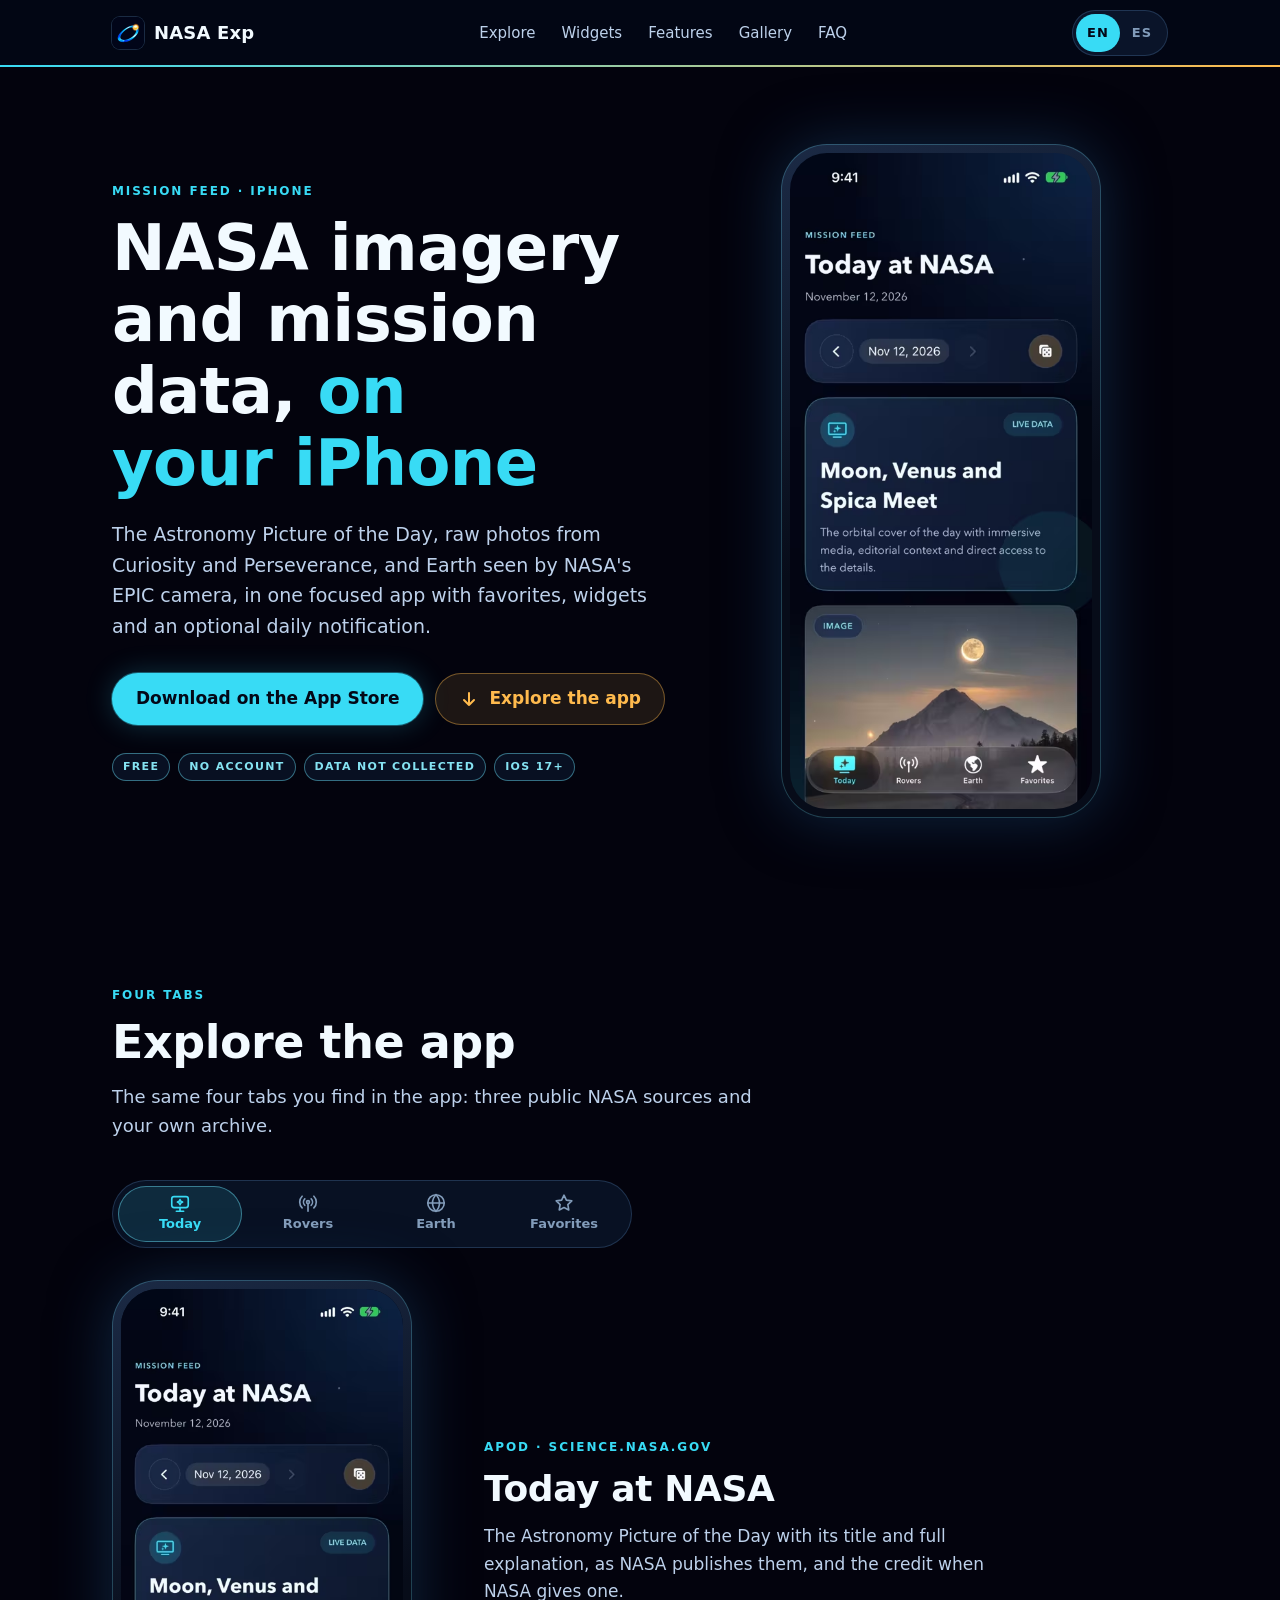
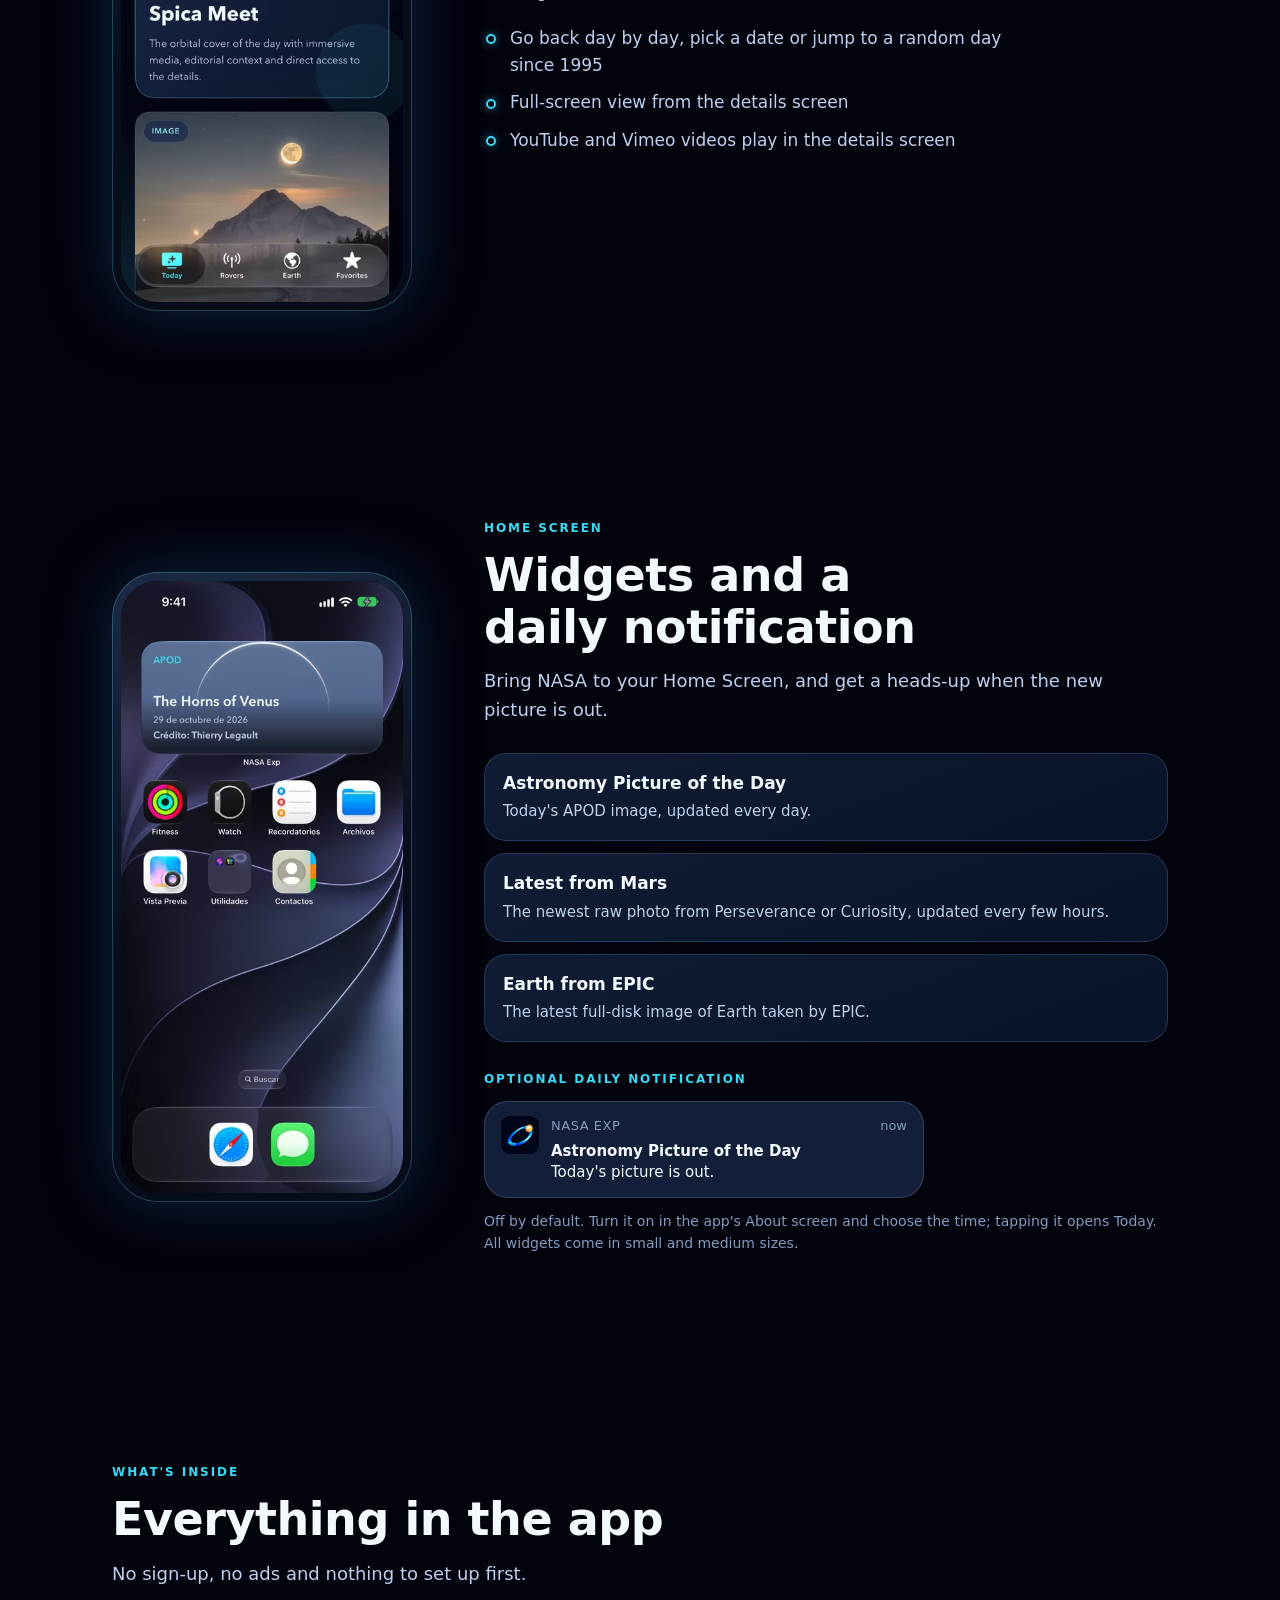
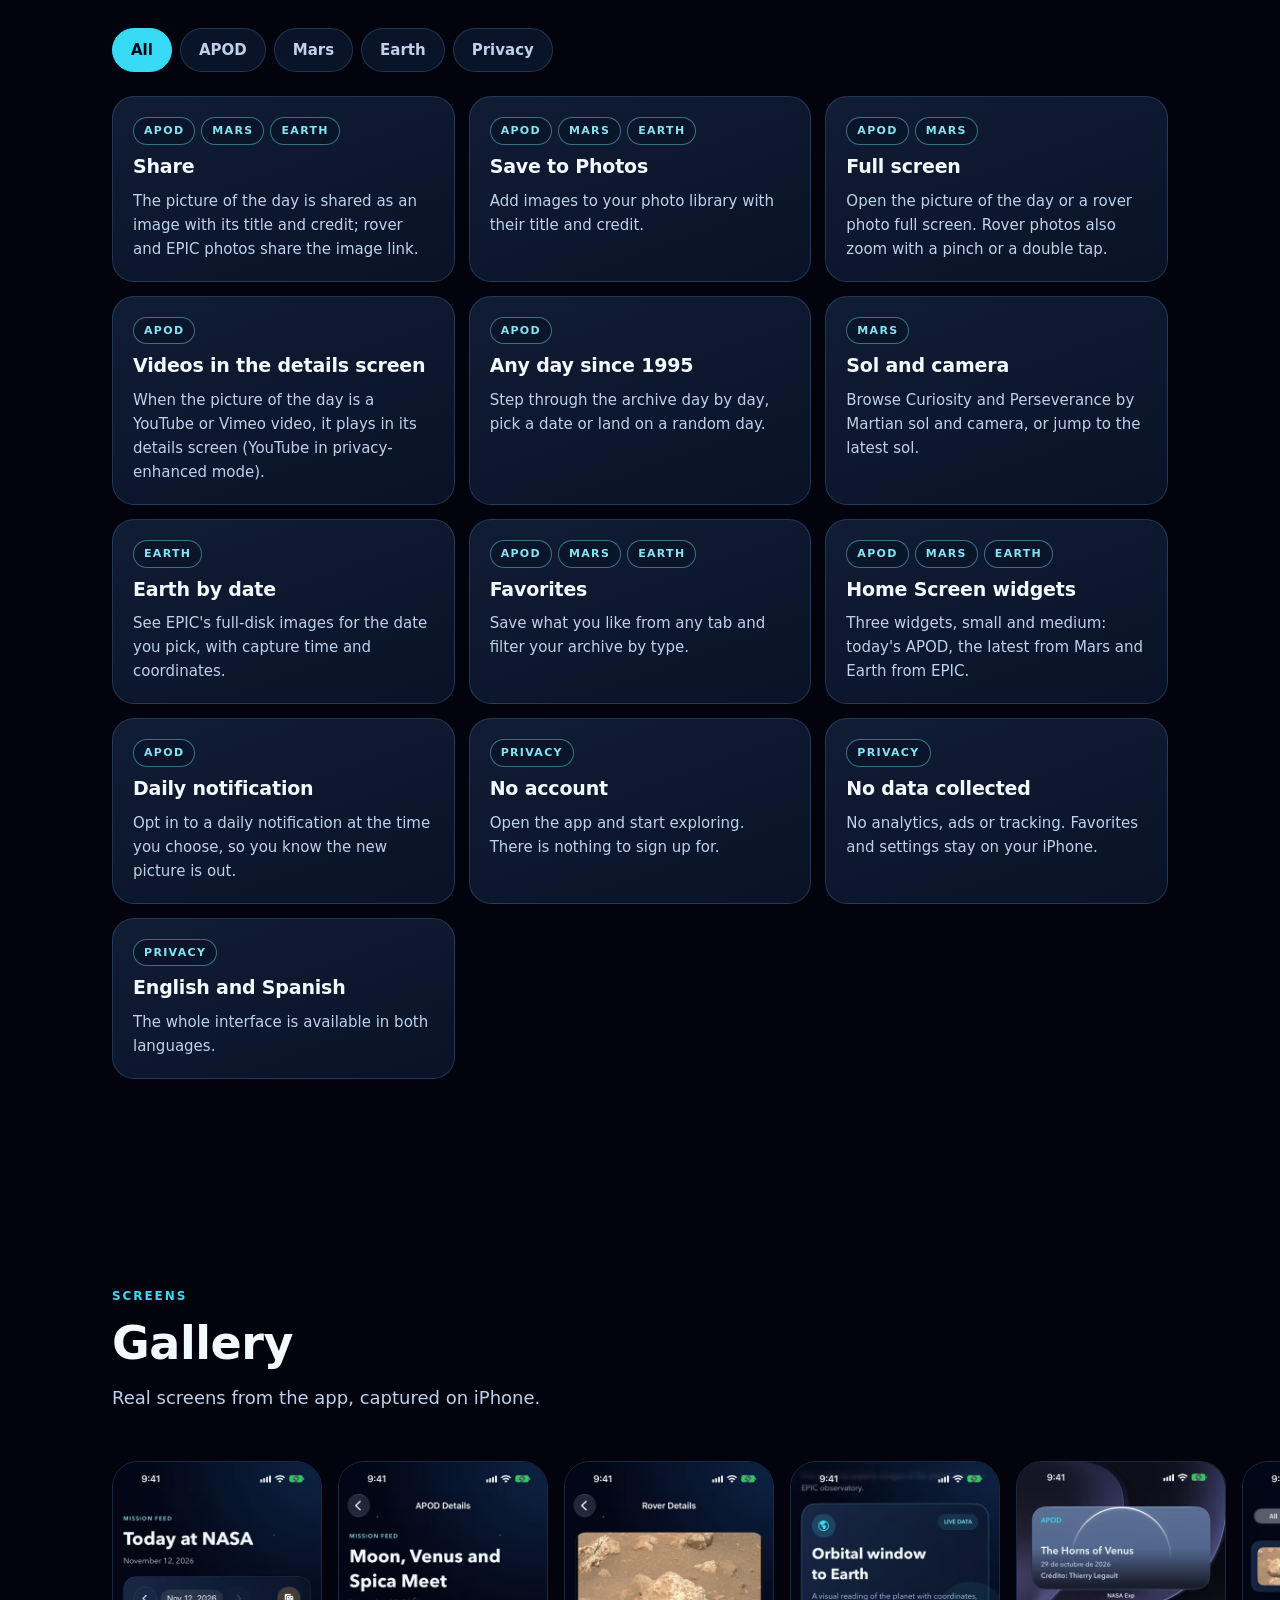
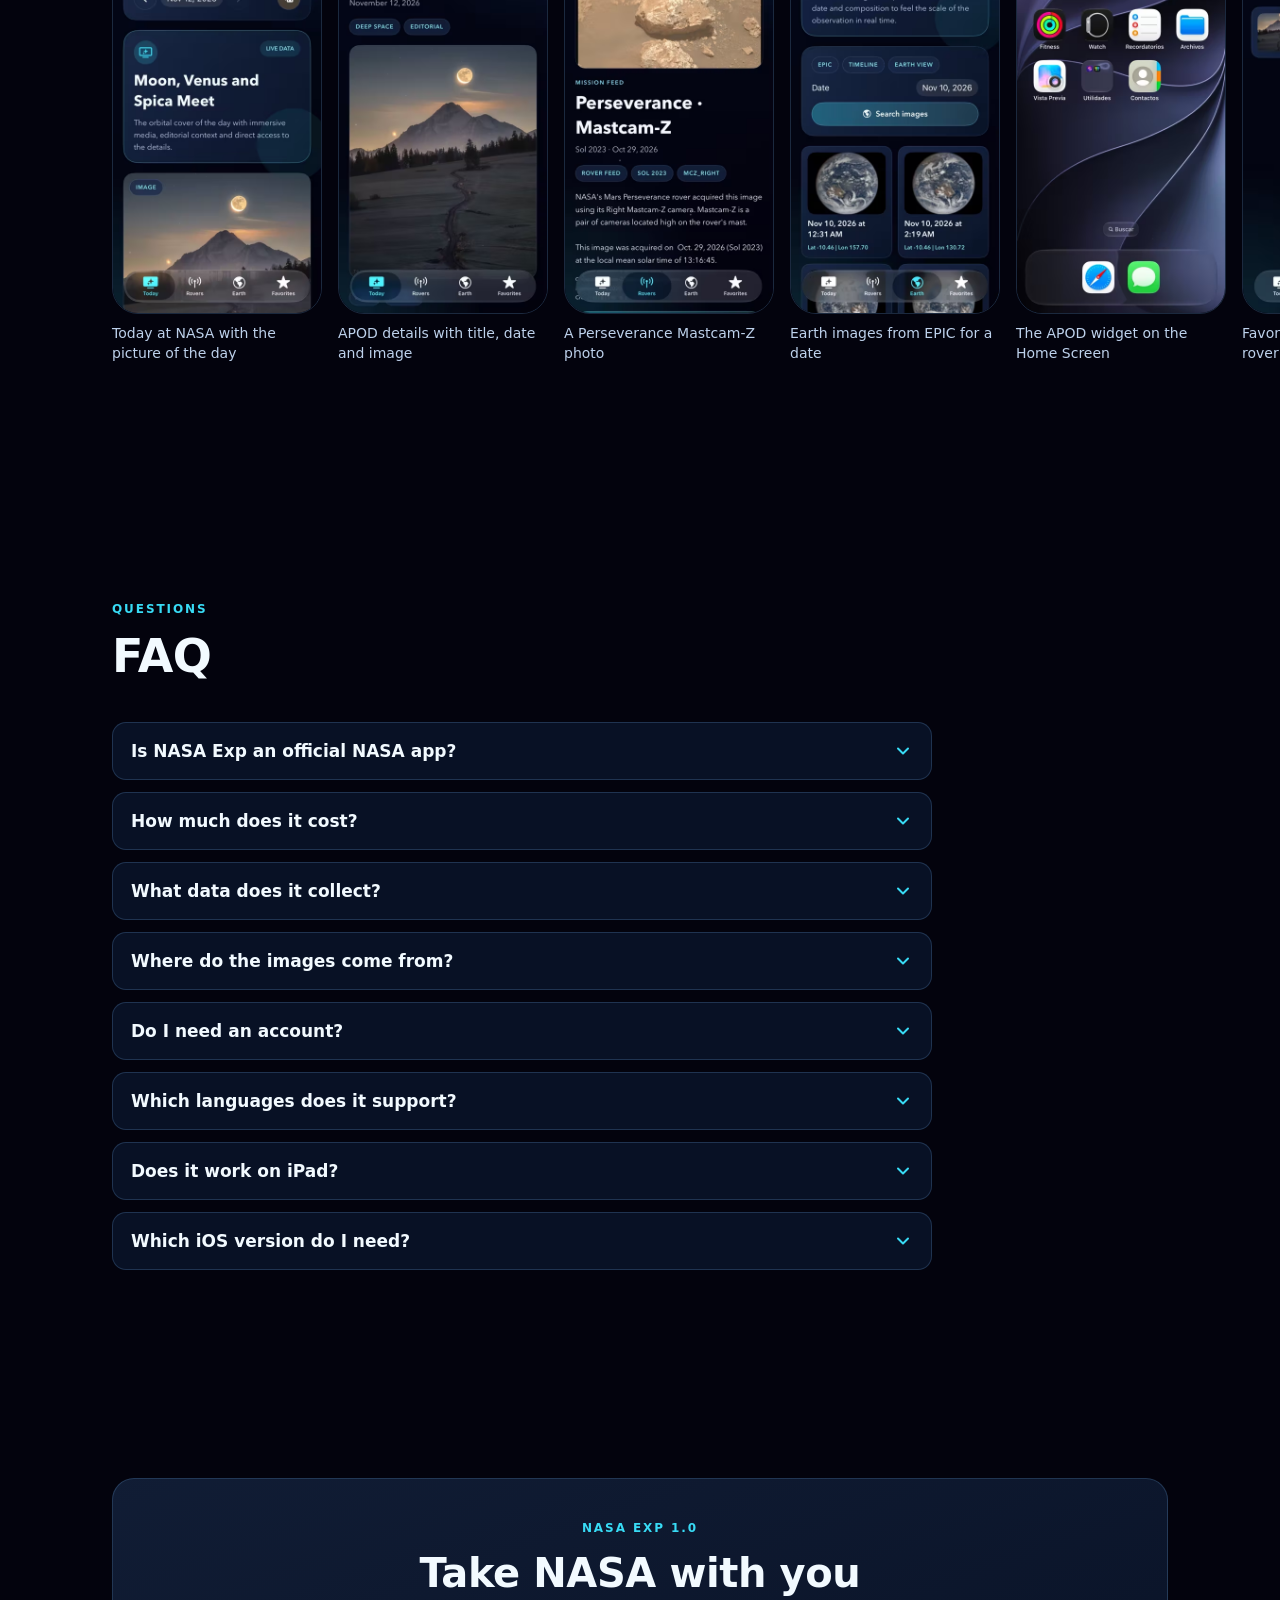
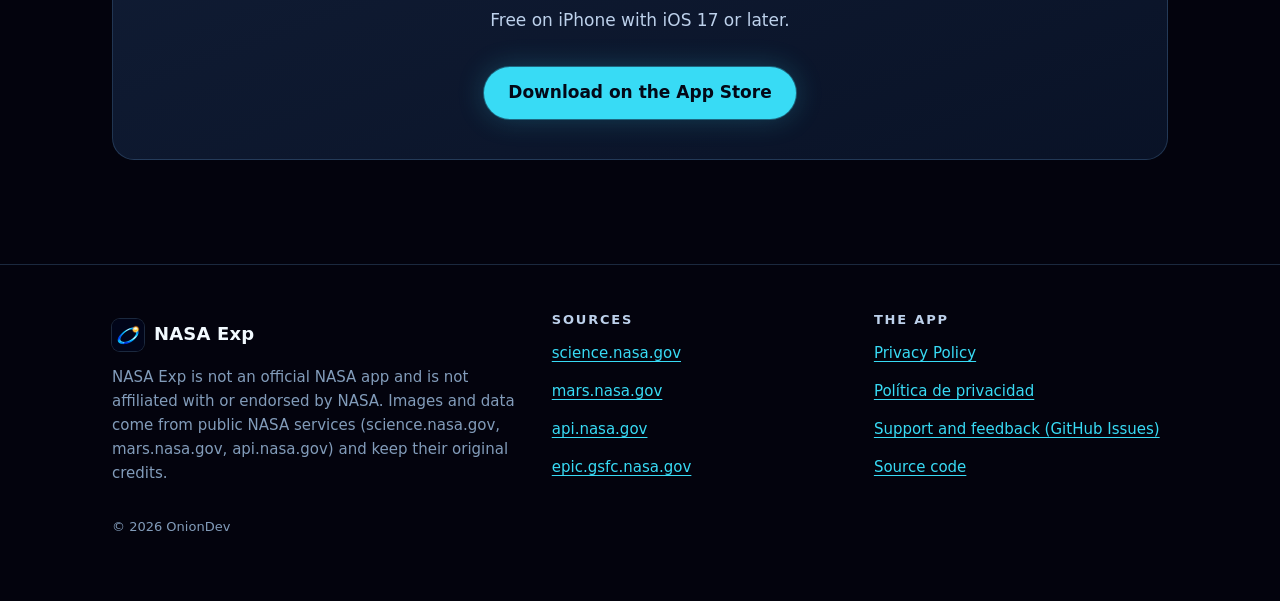
<file: docs/index.html>
<!doctype html>
<html lang="en">
<head>
  <meta charset="utf-8">
  <meta name="viewport" content="width=device-width, initial-scale=1">
  <title>NASA Exp — NASA imagery and mission data for iPhone</title>
  <meta name="description" content="The Astronomy Picture of the Day, raw photos from the Mars rovers and Earth from NASA's EPIC camera, with favorites, widgets and a daily notification. Free, no account, no data collected.">
  <link rel="canonical" href="https://nhsiciliano.github.io/nasa-exp/">
  <link rel="alternate" hreflang="en" href="https://nhsiciliano.github.io/nasa-exp/">
  <link rel="alternate" hreflang="es" href="https://nhsiciliano.github.io/nasa-exp/es/">
  <link rel="alternate" hreflang="x-default" href="https://nhsiciliano.github.io/nasa-exp/">
  <meta name="theme-color" content="#030817">
  <meta name="apple-itunes-app" content="app-id=6827700435">
  <meta name="color-scheme" content="dark">
  <link rel="icon" type="image/png" sizes="32x32" href="assets/img/favicon-32.png">
  <link rel="apple-touch-icon" href="assets/img/apple-touch-icon.png">
  <meta property="og:type" content="website">
  <meta property="og:site_name" content="NASA Exp">
  <meta property="og:title" content="NASA Exp — NASA imagery and mission data">
  <meta property="og:description" content="The Astronomy Picture of the Day, raw photos from the Mars rovers and Earth from NASA's EPIC camera, with favorites, widgets and a daily notification. Free, no account, no data collected.">
  <meta property="og:url" content="https://nhsiciliano.github.io/nasa-exp/">
  <meta property="og:image" content="https://nhsiciliano.github.io/nasa-exp/assets/img/og-card-en.jpg">
  <meta property="og:image:width" content="1200">
  <meta property="og:image:height" content="630">
  <meta property="og:image:alt" content="NASA Exp — NASA imagery and mission data">
  <meta name="twitter:card" content="summary_large_image">
  <script>document.documentElement.classList.add("js")</script>
  <link rel="stylesheet" href="assets/site.css">
  <script src="assets/site.js" defer></script>
</head>
<body>
  <a class="skip-link" href="#main">Skip to content</a>

  <header class="site-header">
    <div class="header-inner">
      <a class="brand" href="./"><img src="assets/img/icon-128.png" width="32" height="32" alt="">NASA Exp</a>
      <nav class="site-nav" aria-label="Sections">
        <ul>
          <li><a href="#explore">Explore</a></li>
          <li><a href="#widgets">Widgets</a></li>
          <li><a href="#features">Features</a></li>
          <li><a href="#gallery">Gallery</a></li>
          <li><a href="#faq">FAQ</a></li>
        </ul>
      </nav>
      <div class="lang-switch" role="group" aria-label="Language">
        <span aria-current="true" lang="en">EN</span>
        <a href="es/" hreflang="es" lang="es" aria-label="Español">ES</a>
      </div>
    </div>
    <div class="progress" aria-hidden="true"></div>
  </header>

  <main id="main">
    <section class="hero" aria-labelledby="hero-title">
      <div class="container hero-grid">
        <div class="hero-copy">
          <p class="kicker">Mission feed · iPhone</p>
          <h1 id="hero-title">NASA imagery and mission data, <em>on your iPhone</em></h1>
          <p class="lead">The Astronomy Picture of the Day, raw photos from Curiosity and Perseverance, and Earth seen by NASA's EPIC camera, in one focused app with favorites, widgets and an optional daily notification.</p>
          <div class="hero-actions">
            <a class="btn btn-primary" href="https://apps.apple.com/app/id6827700435">Download on the App Store</a>
            <a class="btn btn-secondary" href="#explore"><svg viewBox="0 0 20 20" fill="none" stroke="currentColor" stroke-width="2" stroke-linecap="round" stroke-linejoin="round" aria-hidden="true"><path d="M10 4v12M5 11l5 5 5-5"/></svg>Explore the app</a>
          </div>
          <div class="hero-meta">
          <span class="pill">Free</span>
          <span class="pill">No account</span>
          <span class="pill">Data not collected</span>
          <span class="pill">iOS 17+</span>
          </div>
        </div>
        <div class="phone">
          <div class="phone-screen">
            <img src="assets/img/en/apod-home-660.avif" srcset="assets/img/en/apod-home-440.avif 440w, assets/img/en/apod-home-660.avif 660w, assets/img/en/apod-home-880.avif 880w" sizes="(min-width: 900px) 320px, 76vw" width="880" height="1912" alt="The Today tab of NASA Exp showing the Astronomy Picture of the Day" fetchpriority="high" decoding="async" onerror="this.onerror=null;this.removeAttribute('srcset');this.src='assets/img/en/apod-home-880.jpg'">
          </div>
        </div>
      </div>
    </section>

    <section class="section" id="explore" aria-labelledby="explore-title">
      <div class="container">
        <header class="section-head reveal">
          <p class="kicker">Four tabs</p>
          <h2 id="explore-title" tabindex="-1">Explore the app</h2>
          <p>The same four tabs you find in the app: three public NASA sources and your own archive.</p>
        </header>
        <div class="tabs" data-tabs>
          <div class="tablist" role="tablist" aria-label="App tabs">
          <button type="button" role="tab" id="tab-today" aria-controls="panel-today" aria-selected="true" tabindex="0"><span class="tab-pill" aria-hidden="true"></span><svg viewBox="0 0 24 24" fill="none" stroke="currentColor" stroke-width="1.8" stroke-linecap="round" stroke-linejoin="round" aria-hidden="true"><rect x="3" y="5" width="18" height="12" rx="2.5"/><path d="M8 21h8M12 17v4"/><path d="M12 8.2l.9 1.9 1.9.9-1.9.9-.9 1.9-.9-1.9-1.9-.9 1.9-.9z"/></svg><span>Today</span></button>
          <button type="button" role="tab" id="tab-rovers" aria-controls="panel-rovers" aria-selected="false" tabindex="-1"><span class="tab-pill" aria-hidden="true"></span><svg viewBox="0 0 24 24" fill="none" stroke="currentColor" stroke-width="1.8" stroke-linecap="round" aria-hidden="true"><circle cx="12" cy="11" r="1.6"/><path d="M12 12.6V21"/><path d="M8.5 7.5a5 5 0 0 0 0 7M15.5 7.5a5 5 0 0 1 0 7M5.6 4.6a9 9 0 0 0 0 12.8M18.4 4.6a9 9 0 0 1 0 12.8"/></svg><span>Rovers</span></button>
          <button type="button" role="tab" id="tab-earth" aria-controls="panel-earth" aria-selected="false" tabindex="-1"><span class="tab-pill" aria-hidden="true"></span><svg viewBox="0 0 24 24" fill="none" stroke="currentColor" stroke-width="1.8" stroke-linecap="round" aria-hidden="true"><circle cx="12" cy="12" r="9"/><path d="M3 12h18M12 3c2.6 2.6 3.8 5.6 3.8 9S14.6 18.4 12 21c-2.6-2.6-3.8-5.6-3.8-9S9.4 5.6 12 3z"/></svg><span>Earth</span></button>
          <button type="button" role="tab" id="tab-favorites" aria-controls="panel-favorites" aria-selected="false" tabindex="-1"><span class="tab-pill" aria-hidden="true"></span><svg viewBox="0 0 24 24" fill="none" stroke="currentColor" stroke-width="1.8" stroke-linejoin="round" aria-hidden="true"><path d="M12 3.5l2.6 5.3 5.9.9-4.3 4.1 1 5.8L12 16.9l-5.2 2.7 1-5.8-4.3-4.1 5.9-.9z"/></svg><span>Favorites</span></button>
          </div>
        <article class="tab-panel" id="panel-today">
          <div class="phone">
            <div class="phone-screen">
              <picture>
                <source type="image/avif" srcset="assets/img/en/apod-home-440.avif 440w, assets/img/en/apod-home-660.avif 660w, assets/img/en/apod-home-880.avif 880w" sizes="(min-width: 900px) 300px, 76vw">
                <img src="assets/img/en/apod-home-660.jpg" srcset="assets/img/en/apod-home-440.jpg 440w, assets/img/en/apod-home-660.jpg 660w, assets/img/en/apod-home-880.jpg 880w" sizes="(min-width: 900px) 300px, 76vw" width="880" height="1912" alt="Today tab with the Astronomy Picture of the Day" loading="lazy" decoding="async">
              </picture>
            </div>
          </div>
          <div class="panel-copy">
            <p class="kicker">APOD · science.nasa.gov</p>
            <h3>Today at NASA</h3>
            <p>The Astronomy Picture of the Day with its title and full explanation, as NASA publishes them, and the credit when NASA gives one.</p>
            <ul class="ticks">
              <li>Go back day by day, pick a date or jump to a random day since 1995</li>
              <li>Full-screen view from the details screen</li>
              <li>YouTube and Vimeo videos play in the details screen</li>
            </ul>
          </div>
        </article>
        <article class="tab-panel" id="panel-rovers">
          <div class="phone">
            <div class="phone-screen">
              <picture>
                <source type="image/avif" srcset="assets/img/en/rovers-grid-440.avif 440w, assets/img/en/rovers-grid-660.avif 660w, assets/img/en/rovers-grid-880.avif 880w" sizes="(min-width: 900px) 300px, 76vw">
                <img src="assets/img/en/rovers-grid-660.jpg" srcset="assets/img/en/rovers-grid-440.jpg 440w, assets/img/en/rovers-grid-660.jpg 660w, assets/img/en/rovers-grid-880.jpg 880w" sizes="(min-width: 900px) 300px, 76vw" width="880" height="1912" alt="Rovers tab with a grid of Perseverance Mastcam-Z photos from sol 2023" loading="lazy" decoding="async">
              </picture>
            </div>
          </div>
          <div class="panel-copy">
            <p class="kicker">Mars · mars.nasa.gov</p>
            <h3>Mars Rovers</h3>
            <p>Raw images from Curiosity and Perseverance, straight from NASA's mission feeds, sol by sol.</p>
            <ul class="ticks">
              <li>Filter by sol and camera</li>
              <li>Jump to the latest sol in one tap</li>
              <li>Every photo with its camera, sol and Earth date</li>
            </ul>
          </div>
        </article>
        <article class="tab-panel" id="panel-earth">
          <div class="phone">
            <div class="phone-screen">
              <picture>
                <source type="image/avif" srcset="assets/img/en/epic-440.avif 440w, assets/img/en/epic-660.avif 660w, assets/img/en/epic-880.avif 880w" sizes="(min-width: 900px) 300px, 76vw">
                <img src="assets/img/en/epic-660.jpg" srcset="assets/img/en/epic-440.jpg 440w, assets/img/en/epic-660.jpg 660w, assets/img/en/epic-880.jpg 880w" sizes="(min-width: 900px) 300px, 76vw" width="880" height="1912" alt="Earth tab with EPIC images of the whole planet for a date" loading="lazy" decoding="async">
              </picture>
            </div>
          </div>
          <div class="panel-copy">
            <p class="kicker">EPIC · epic.gsfc.nasa.gov</p>
            <h3>Earth from EPIC</h3>
            <p>Full-disk images of Earth taken by NASA's EPIC camera.</p>
            <ul class="ticks">
              <li>Pick a date to see that day's images</li>
              <li>Capture time and coordinates for each image</li>
              <li>Save them to Photos with their title and credit</li>
            </ul>
          </div>
        </article>
        <article class="tab-panel" id="panel-favorites">
          <div class="phone">
            <div class="phone-screen">
              <picture>
                <source type="image/avif" srcset="assets/img/en/favorites-440.avif 440w, assets/img/en/favorites-660.avif 660w, assets/img/en/favorites-880.avif 880w" sizes="(min-width: 900px) 300px, 76vw">
                <img src="assets/img/en/favorites-660.jpg" srcset="assets/img/en/favorites-440.jpg 440w, assets/img/en/favorites-660.jpg 660w, assets/img/en/favorites-880.jpg 880w" sizes="(min-width: 900px) 300px, 76vw" width="880" height="1912" alt="Favorites tab with a saved APOD and a saved rover photo" loading="lazy" decoding="async">
              </picture>
            </div>
          </div>
          <div class="panel-copy">
            <p class="kicker">Personal archive</p>
            <h3>Favorites</h3>
            <p>Keep the images you like from any tab in a private archive on your iPhone.</p>
            <ul class="ticks">
              <li>Filter by APOD, Rovers or EPIC</li>
              <li>Open each one with its full details</li>
              <li>Stored only on your device</li>
            </ul>
          </div>
        </article>
        </div>
      </div>
    </section>

    <section class="section widgets" id="widgets" aria-labelledby="widgets-title">
      <div class="container widgets-grid">
        <div class="phone">
          <div class="phone-screen">
            <picture>
              <source type="image/avif" srcset="assets/img/es/widget-440.avif 440w, assets/img/es/widget-660.avif 660w, assets/img/es/widget-880.avif 880w" sizes="(min-width: 900px) 300px, 76vw">
              <img src="assets/img/es/widget-660.jpg" srcset="assets/img/es/widget-440.jpg 440w, assets/img/es/widget-660.jpg 660w, assets/img/es/widget-880.jpg 880w" sizes="(min-width: 900px) 300px, 76vw" width="880" height="1912" alt="Home Screen with the medium NASA Exp widget showing the Astronomy Picture of the Day" loading="lazy" decoding="async">
            </picture>
          </div>
        </div>
        <div>
          <header class="section-head reveal">
            <p class="kicker">Home Screen</p>
            <h2 id="widgets-title" tabindex="-1">Widgets and a daily notification</h2>
            <p>Bring NASA to your Home Screen, and get a heads-up when the new picture is out.</p>
          </header>
          <ul class="widget-list">
            <li class="panel"><strong>Astronomy Picture of the Day</strong><span>Today's APOD image, updated every day.</span></li>
            <li class="panel"><strong>Latest from Mars</strong><span>The newest raw photo from Perseverance or Curiosity, updated every few hours.</span></li>
            <li class="panel"><strong>Earth from EPIC</strong><span>The latest full-disk image of Earth taken by EPIC.</span></li>
          </ul>
          <div class="notif-wrap">
            <p class="kicker">Optional daily notification</p>
            <div class="notif" role="img" aria-label="Example notification from NASA Exp: Astronomy Picture of the Day. Today's picture is out.">
              <img src="assets/img/icon-128.png" width="38" height="38" alt="">
              <span class="notif-app">NASA Exp</span>
              <span class="notif-time">now</span>
              <span class="notif-text"><strong>Astronomy Picture of the Day</strong>Today's picture is out.</span>
            </div>
            <p>Off by default. Turn it on in the app's About screen and choose the time; tapping it opens Today. All widgets come in small and medium sizes.</p>
          </div>
        </div>
      </div>
    </section>

    <section class="section" id="features" aria-labelledby="features-title" data-filter-section>
      <div class="container">
        <header class="section-head reveal">
          <p class="kicker">What's inside</p>
          <h2 id="features-title" tabindex="-1">Everything in the app</h2>
          <p>No sign-up, no ads and nothing to set up first.</p>
        </header>
        <div class="chips" role="group" aria-label="Filter features">
          <button type="button" class="chip" data-filter="all" aria-pressed="true">All</button>
          <button type="button" class="chip" data-filter="apod" aria-pressed="false">APOD</button>
          <button type="button" class="chip" data-filter="mars" aria-pressed="false">Mars</button>
          <button type="button" class="chip" data-filter="earth" aria-pressed="false">Earth</button>
          <button type="button" class="chip" data-filter="privacy" aria-pressed="false">Privacy</button>
        </div>
        <p class="visually-hidden" aria-live="polite" data-filter-status data-template="Showing {n} features"></p>
        <ul class="cards">
          <li class="card panel" data-tags="apod mars earth">
            <div class="tags"><span class="pill">APOD</span><span class="pill">Mars</span><span class="pill">Earth</span></div>
            <h3>Share</h3>
            <p>The picture of the day is shared as an image with its title and credit; rover and EPIC photos share the image link.</p>
          </li>
          <li class="card panel" data-tags="apod mars earth">
            <div class="tags"><span class="pill">APOD</span><span class="pill">Mars</span><span class="pill">Earth</span></div>
            <h3>Save to Photos</h3>
            <p>Add images to your photo library with their title and credit.</p>
          </li>
          <li class="card panel" data-tags="apod mars">
            <div class="tags"><span class="pill">APOD</span><span class="pill">Mars</span></div>
            <h3>Full screen</h3>
            <p>Open the picture of the day or a rover photo full screen. Rover photos also zoom with a pinch or a double tap.</p>
          </li>
          <li class="card panel" data-tags="apod">
            <div class="tags"><span class="pill">APOD</span></div>
            <h3>Videos in the details screen</h3>
            <p>When the picture of the day is a YouTube or Vimeo video, it plays in its details screen (YouTube in privacy-enhanced mode).</p>
          </li>
          <li class="card panel" data-tags="apod">
            <div class="tags"><span class="pill">APOD</span></div>
            <h3>Any day since 1995</h3>
            <p>Step through the archive day by day, pick a date or land on a random day.</p>
          </li>
          <li class="card panel" data-tags="mars">
            <div class="tags"><span class="pill">Mars</span></div>
            <h3>Sol and camera</h3>
            <p>Browse Curiosity and Perseverance by Martian sol and camera, or jump to the latest sol.</p>
          </li>
          <li class="card panel" data-tags="earth">
            <div class="tags"><span class="pill">Earth</span></div>
            <h3>Earth by date</h3>
            <p>See EPIC's full-disk images for the date you pick, with capture time and coordinates.</p>
          </li>
          <li class="card panel" data-tags="apod mars earth">
            <div class="tags"><span class="pill">APOD</span><span class="pill">Mars</span><span class="pill">Earth</span></div>
            <h3>Favorites</h3>
            <p>Save what you like from any tab and filter your archive by type.</p>
          </li>
          <li class="card panel" data-tags="apod mars earth">
            <div class="tags"><span class="pill">APOD</span><span class="pill">Mars</span><span class="pill">Earth</span></div>
            <h3>Home Screen widgets</h3>
            <p>Three widgets, small and medium: today's APOD, the latest from Mars and Earth from EPIC.</p>
          </li>
          <li class="card panel" data-tags="apod">
            <div class="tags"><span class="pill">APOD</span></div>
            <h3>Daily notification</h3>
            <p>Opt in to a daily notification at the time you choose, so you know the new picture is out.</p>
          </li>
          <li class="card panel" data-tags="privacy">
            <div class="tags"><span class="pill">Privacy</span></div>
            <h3>No account</h3>
            <p>Open the app and start exploring. There is nothing to sign up for.</p>
          </li>
          <li class="card panel" data-tags="privacy">
            <div class="tags"><span class="pill">Privacy</span></div>
            <h3>No data collected</h3>
            <p>No analytics, ads or tracking. Favorites and settings stay on your iPhone.</p>
          </li>
          <li class="card panel" data-tags="privacy">
            <div class="tags"><span class="pill">Privacy</span></div>
            <h3>English and Spanish</h3>
            <p>The whole interface is available in both languages.</p>
          </li>
        </ul>
      </div>
    </section>

    <section class="section" id="gallery" aria-labelledby="gallery-title">
      <div class="container">
        <header class="section-head reveal">
          <p class="kicker">Screens</p>
          <h2 id="gallery-title" tabindex="-1">Gallery</h2>
          <p>Real screens from the app, captured on iPhone.</p>
        </header>
      </div>
      <ul class="gallery" tabindex="0" aria-label="App screenshots, scrolls sideways">
      <li>
        <figure class="gallery-item">
        <picture>
          <source type="image/avif" srcset="assets/img/en/apod-home-440.avif 440w, assets/img/en/apod-home-660.avif 660w, assets/img/en/apod-home-880.avif 880w" sizes="210px">
          <img src="assets/img/en/apod-home-660.jpg" srcset="assets/img/en/apod-home-440.jpg 440w, assets/img/en/apod-home-660.jpg 660w, assets/img/en/apod-home-880.jpg 880w" sizes="210px" width="880" height="1912" alt="Today at NASA with the picture of the day" loading="lazy" decoding="async">
        </picture>
          <figcaption>Today at NASA with the picture of the day</figcaption>
        </figure>
      </li>
      <li>
        <figure class="gallery-item">
        <picture>
          <source type="image/avif" srcset="assets/img/en/apod-detail-440.avif 440w, assets/img/en/apod-detail-660.avif 660w, assets/img/en/apod-detail-880.avif 880w" sizes="210px">
          <img src="assets/img/en/apod-detail-660.jpg" srcset="assets/img/en/apod-detail-440.jpg 440w, assets/img/en/apod-detail-660.jpg 660w, assets/img/en/apod-detail-880.jpg 880w" sizes="210px" width="880" height="1912" alt="APOD details with title, date and image" loading="lazy" decoding="async">
        </picture>
          <figcaption>APOD details with title, date and image</figcaption>
        </figure>
      </li>
      <li>
        <figure class="gallery-item">
        <picture>
          <source type="image/avif" srcset="assets/img/en/rover-detail-440.avif 440w, assets/img/en/rover-detail-660.avif 660w, assets/img/en/rover-detail-880.avif 880w" sizes="210px">
          <img src="assets/img/en/rover-detail-660.jpg" srcset="assets/img/en/rover-detail-440.jpg 440w, assets/img/en/rover-detail-660.jpg 660w, assets/img/en/rover-detail-880.jpg 880w" sizes="210px" width="880" height="1912" alt="A Perseverance Mastcam-Z photo" loading="lazy" decoding="async">
        </picture>
          <figcaption>A Perseverance Mastcam-Z photo</figcaption>
        </figure>
      </li>
      <li>
        <figure class="gallery-item">
        <picture>
          <source type="image/avif" srcset="assets/img/en/epic-440.avif 440w, assets/img/en/epic-660.avif 660w, assets/img/en/epic-880.avif 880w" sizes="210px">
          <img src="assets/img/en/epic-660.jpg" srcset="assets/img/en/epic-440.jpg 440w, assets/img/en/epic-660.jpg 660w, assets/img/en/epic-880.jpg 880w" sizes="210px" width="880" height="1912" alt="Earth images from EPIC for a date" loading="lazy" decoding="async">
        </picture>
          <figcaption>Earth images from EPIC for a date</figcaption>
        </figure>
      </li>
      <li>
        <figure class="gallery-item">
        <picture>
          <source type="image/avif" srcset="assets/img/es/widget-440.avif 440w, assets/img/es/widget-660.avif 660w, assets/img/es/widget-880.avif 880w" sizes="210px">
          <img src="assets/img/es/widget-660.jpg" srcset="assets/img/es/widget-440.jpg 440w, assets/img/es/widget-660.jpg 660w, assets/img/es/widget-880.jpg 880w" sizes="210px" width="880" height="1912" alt="The APOD widget on the Home Screen" loading="lazy" decoding="async">
        </picture>
          <figcaption>The APOD widget on the Home Screen</figcaption>
        </figure>
      </li>
      <li>
        <figure class="gallery-item">
        <picture>
          <source type="image/avif" srcset="assets/img/en/favorites-440.avif 440w, assets/img/en/favorites-660.avif 660w, assets/img/en/favorites-880.avif 880w" sizes="210px">
          <img src="assets/img/en/favorites-660.jpg" srcset="assets/img/en/favorites-440.jpg 440w, assets/img/en/favorites-660.jpg 660w, assets/img/en/favorites-880.jpg 880w" sizes="210px" width="880" height="1912" alt="Favorites with an APOD and a rover photo" loading="lazy" decoding="async">
        </picture>
          <figcaption>Favorites with an APOD and a rover photo</figcaption>
        </figure>
      </li>
      <li>
        <figure class="gallery-item">
        <picture>
          <source type="image/avif" srcset="assets/img/en/rovers-grid-440.avif 440w, assets/img/en/rovers-grid-660.avif 660w, assets/img/en/rovers-grid-880.avif 880w" sizes="210px">
          <img src="assets/img/en/rovers-grid-660.jpg" srcset="assets/img/en/rovers-grid-440.jpg 440w, assets/img/en/rovers-grid-660.jpg 660w, assets/img/en/rovers-grid-880.jpg 880w" sizes="210px" width="880" height="1912" alt="Perseverance photos from sol 2023" loading="lazy" decoding="async">
        </picture>
          <figcaption>Perseverance photos from sol 2023</figcaption>
        </figure>
      </li>
      <li>
        <figure class="gallery-item">
        <picture>
          <source type="image/avif" srcset="assets/img/en/about-440.avif 440w, assets/img/en/about-660.avif 660w, assets/img/en/about-880.avif 880w" sizes="210px">
          <img src="assets/img/en/about-660.jpg" srcset="assets/img/en/about-440.jpg 440w, assets/img/en/about-660.jpg 660w, assets/img/en/about-880.jpg 880w" sizes="210px" width="880" height="1912" alt="About: notice, daily notification and sources" loading="lazy" decoding="async">
        </picture>
          <figcaption>About: notice, daily notification and sources</figcaption>
        </figure>
      </li>
      </ul>
    </section>

    <section class="section" id="faq" aria-labelledby="faq-title">
      <div class="container">
        <header class="section-head reveal">
          <p class="kicker">Questions</p>
          <h2 id="faq-title" tabindex="-1">FAQ</h2>
        </header>
        <div class="faq-list">
        <details>
          <summary><span>Is NASA Exp an official NASA app?</span><svg class="chev" viewBox="0 0 20 20" fill="none" stroke="currentColor" stroke-width="2" stroke-linecap="round" stroke-linejoin="round" aria-hidden="true"><path d="M5 7.5l5 5 5-5"/></svg></summary>
          <div class="faq-panel">
            <div class="faq-inner">
              <div><p>No. NASA Exp is not an official NASA app and is not affiliated with or endorsed by NASA. Images and data come from public NASA services (science.nasa.gov, mars.nasa.gov, api.nasa.gov) and keep their original credits.</p></div>
            </div>
          </div>
        </details>
        <details>
          <summary><span>How much does it cost?</span><svg class="chev" viewBox="0 0 20 20" fill="none" stroke="currentColor" stroke-width="2" stroke-linecap="round" stroke-linejoin="round" aria-hidden="true"><path d="M5 7.5l5 5 5-5"/></svg></summary>
          <div class="faq-panel">
            <div class="faq-inner">
              <div><p>Nothing. NASA Exp is free, with no ads and no in-app purchases.</p></div>
            </div>
          </div>
        </details>
        <details>
          <summary><span>What data does it collect?</span><svg class="chev" viewBox="0 0 20 20" fill="none" stroke="currentColor" stroke-width="2" stroke-linecap="round" stroke-linejoin="round" aria-hidden="true"><path d="M5 7.5l5 5 5-5"/></svg></summary>
          <div class="faq-panel">
            <div class="faq-inner">
              <div><p>None. There are no accounts, analytics, ads or tracking, and your favorites and settings stay on your iPhone. The details are in the <a href="privacy-policy.html">privacy policy</a>.</p></div>
            </div>
          </div>
        </details>
        <details>
          <summary><span>Where do the images come from?</span><svg class="chev" viewBox="0 0 20 20" fill="none" stroke="currentColor" stroke-width="2" stroke-linecap="round" stroke-linejoin="round" aria-hidden="true"><path d="M5 7.5l5 5 5-5"/></svg></summary>
          <div class="faq-panel">
            <div class="faq-inner">
              <div><p>The Astronomy Picture of the Day comes from science.nasa.gov, the rover photos from the raw-image feeds on mars.nasa.gov, and the Earth images from NASA's EPIC camera, through api.nasa.gov and epic.gsfc.nasa.gov. The picture of the day shows its credit when NASA gives one.</p></div>
            </div>
          </div>
        </details>
        <details>
          <summary><span>Do I need an account?</span><svg class="chev" viewBox="0 0 20 20" fill="none" stroke="currentColor" stroke-width="2" stroke-linecap="round" stroke-linejoin="round" aria-hidden="true"><path d="M5 7.5l5 5 5-5"/></svg></summary>
          <div class="faq-panel">
            <div class="faq-inner">
              <div><p>No. Open the app and start exploring.</p></div>
            </div>
          </div>
        </details>
        <details>
          <summary><span>Which languages does it support?</span><svg class="chev" viewBox="0 0 20 20" fill="none" stroke="currentColor" stroke-width="2" stroke-linecap="round" stroke-linejoin="round" aria-hidden="true"><path d="M5 7.5l5 5 5-5"/></svg></summary>
          <div class="faq-panel">
            <div class="faq-inner">
              <div><p>English and Spanish. Titles and explanations come from NASA and are shown as NASA publishes them, in English.</p></div>
            </div>
          </div>
        </details>
        <details>
          <summary><span>Does it work on iPad?</span><svg class="chev" viewBox="0 0 20 20" fill="none" stroke="currentColor" stroke-width="2" stroke-linecap="round" stroke-linejoin="round" aria-hidden="true"><path d="M5 7.5l5 5 5-5"/></svg></summary>
          <div class="faq-panel">
            <div class="faq-inner">
              <div><p>NASA Exp is designed for iPhone. There is no iPad version.</p></div>
            </div>
          </div>
        </details>
        <details>
          <summary><span>Which iOS version do I need?</span><svg class="chev" viewBox="0 0 20 20" fill="none" stroke="currentColor" stroke-width="2" stroke-linecap="round" stroke-linejoin="round" aria-hidden="true"><path d="M5 7.5l5 5 5-5"/></svg></summary>
          <div class="faq-panel">
            <div class="faq-inner">
              <div><p>iOS 17.0 or later.</p></div>
            </div>
          </div>
        </details>
        </div>
      </div>
    </section>

    <section class="section" aria-labelledby="cta-title">
      <div class="container">
        <div class="cta-band panel reveal">
          <p class="kicker">NASA Exp 1.0</p>
          <h2 id="cta-title">Take NASA with you</h2>
          <p>Free on iPhone with iOS 17 or later.</p>
          <div class="hero-actions">
            <a class="btn btn-primary" href="https://apps.apple.com/app/id6827700435">Download on the App Store</a>
          </div>
        </div>
      </div>
    </section>
  </main>

  <footer class="site-footer">
    <div class="container">
      <div class="footer-grid">
        <div>
          <a class="brand" href="./"><img src="assets/img/icon-128.png" width="32" height="32" alt="">NASA Exp</a>
          <p>NASA Exp is not an official NASA app and is not affiliated with or endorsed by NASA. Images and data come from public NASA services (science.nasa.gov, mars.nasa.gov, api.nasa.gov) and keep their original credits.</p>
        </div>
        <div>
          <h2>Sources</h2>
          <ul>
            <li><a href="https://science.nasa.gov">science.nasa.gov</a></li>
            <li><a href="https://mars.nasa.gov">mars.nasa.gov</a></li>
            <li><a href="https://api.nasa.gov">api.nasa.gov</a></li>
            <li><a href="https://epic.gsfc.nasa.gov">epic.gsfc.nasa.gov</a></li>
          </ul>
        </div>
        <div>
          <h2>The app</h2>
          <ul>
            <li><a href="privacy-policy.html">Privacy Policy</a></li>
            <li><a href="privacy-policy.html#es" lang="es" hreflang="es">Política de privacidad</a></li>
            <li><a href="https://github.com/nhsiciliano/nasa-exp/issues">Support and feedback (GitHub Issues)</a></li>
            <li><a href="https://github.com/nhsiciliano/nasa-exp">Source code</a></li>
          </ul>
        </div>
      </div>
      <p class="footer-note">© 2026 OnionDev</p>
    </div>
  </footer>
</body>
</html>
</file>
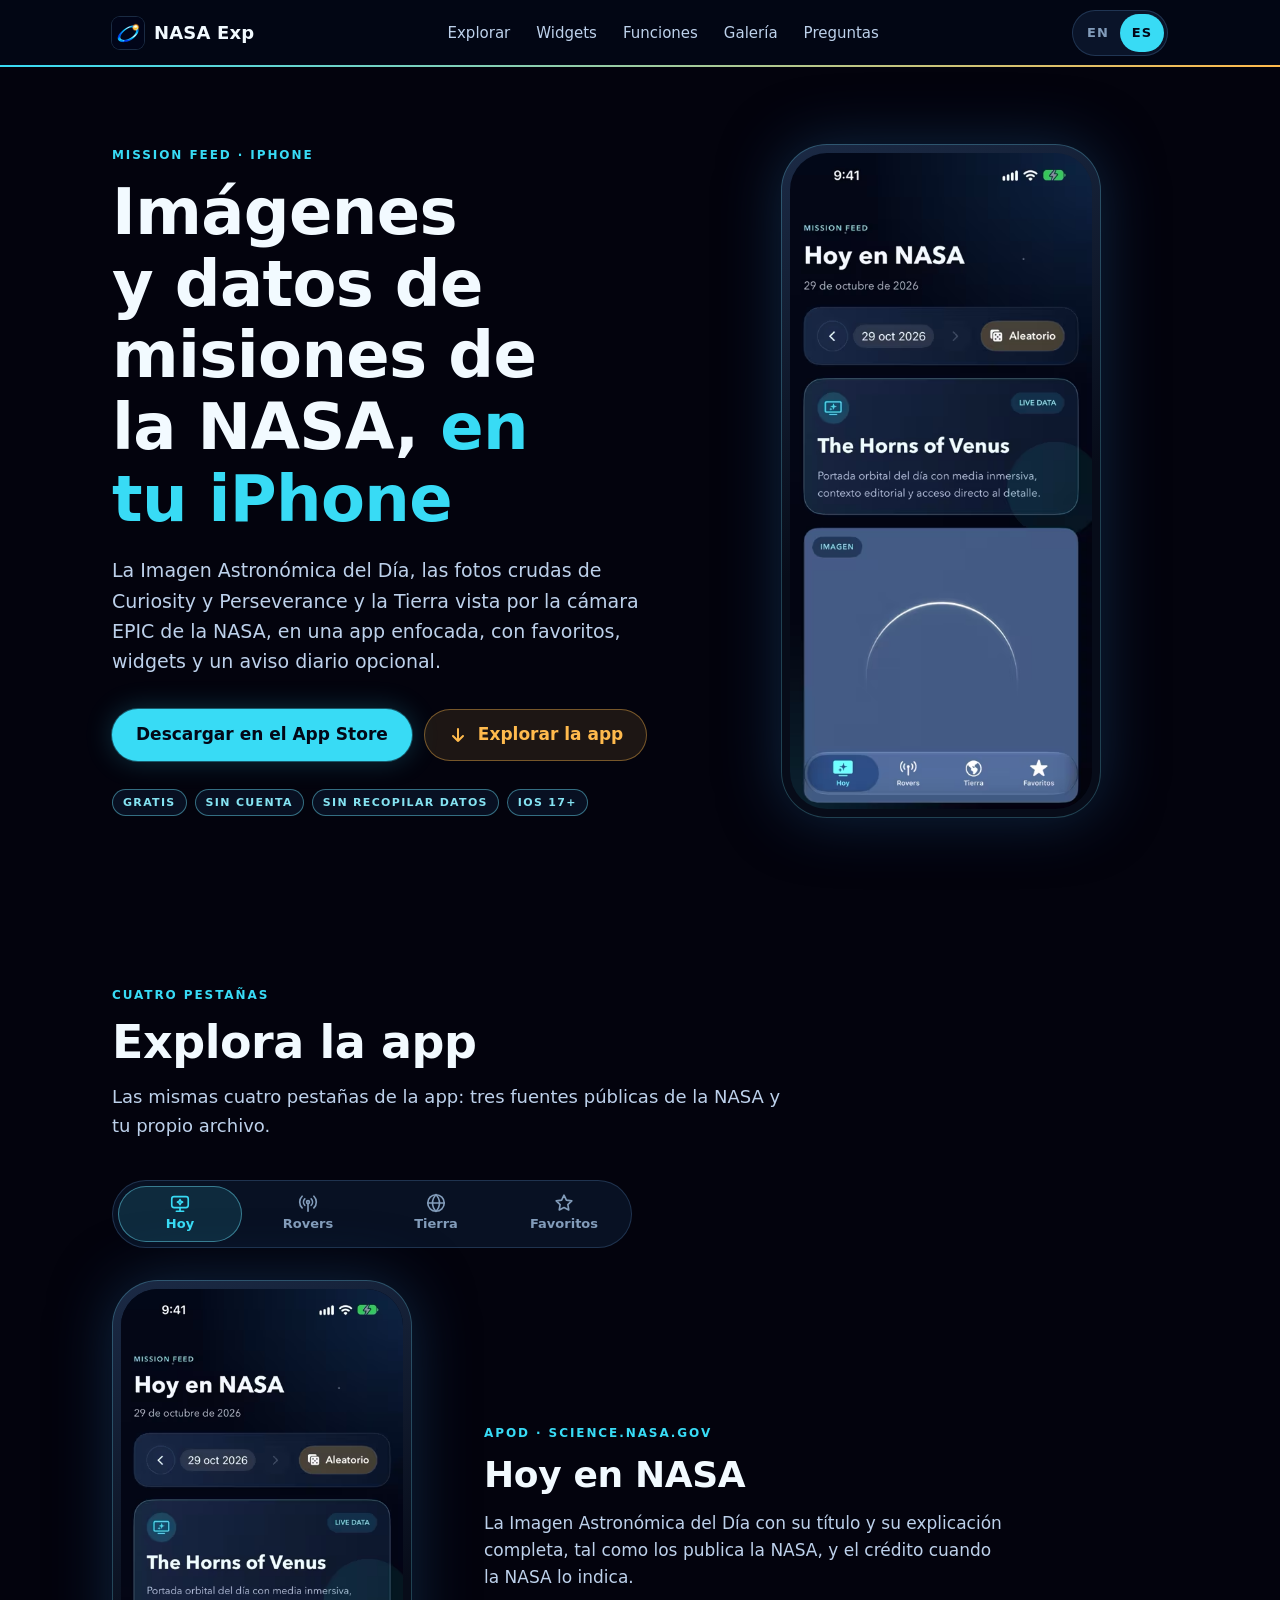
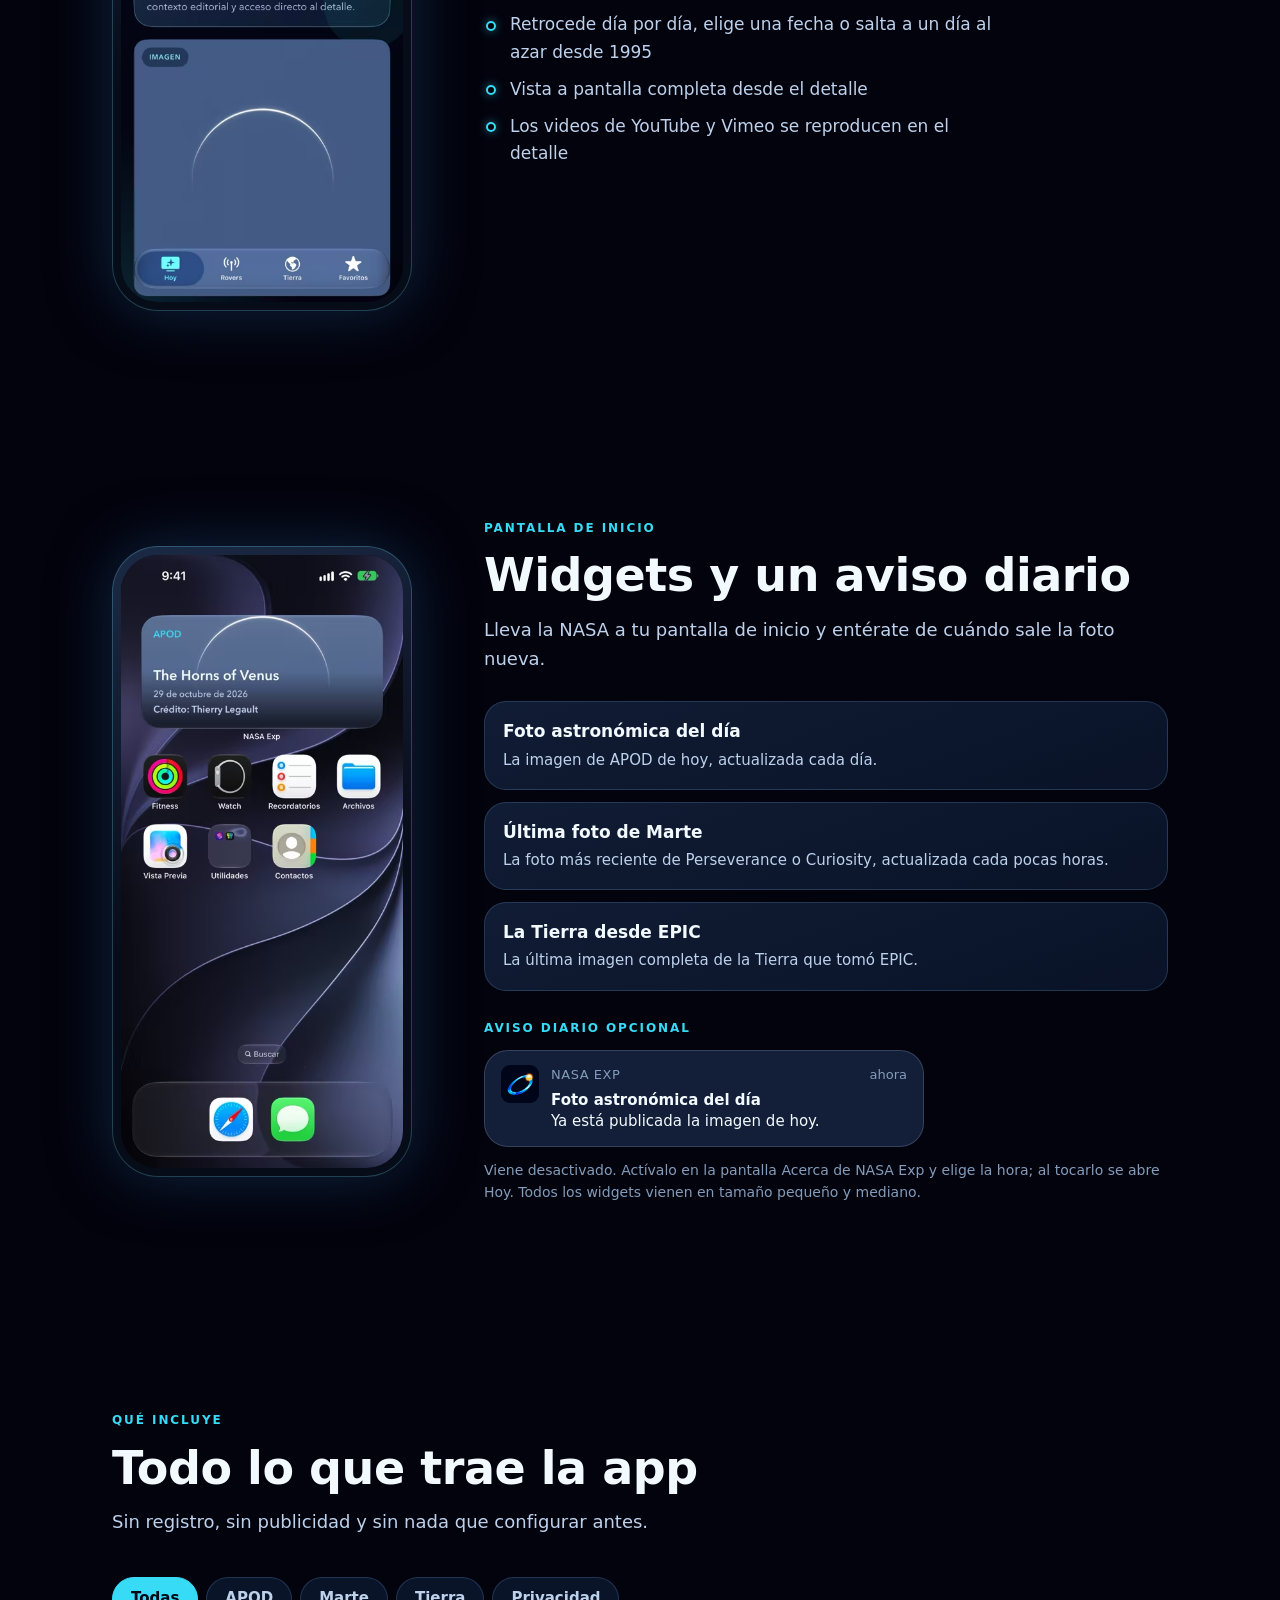
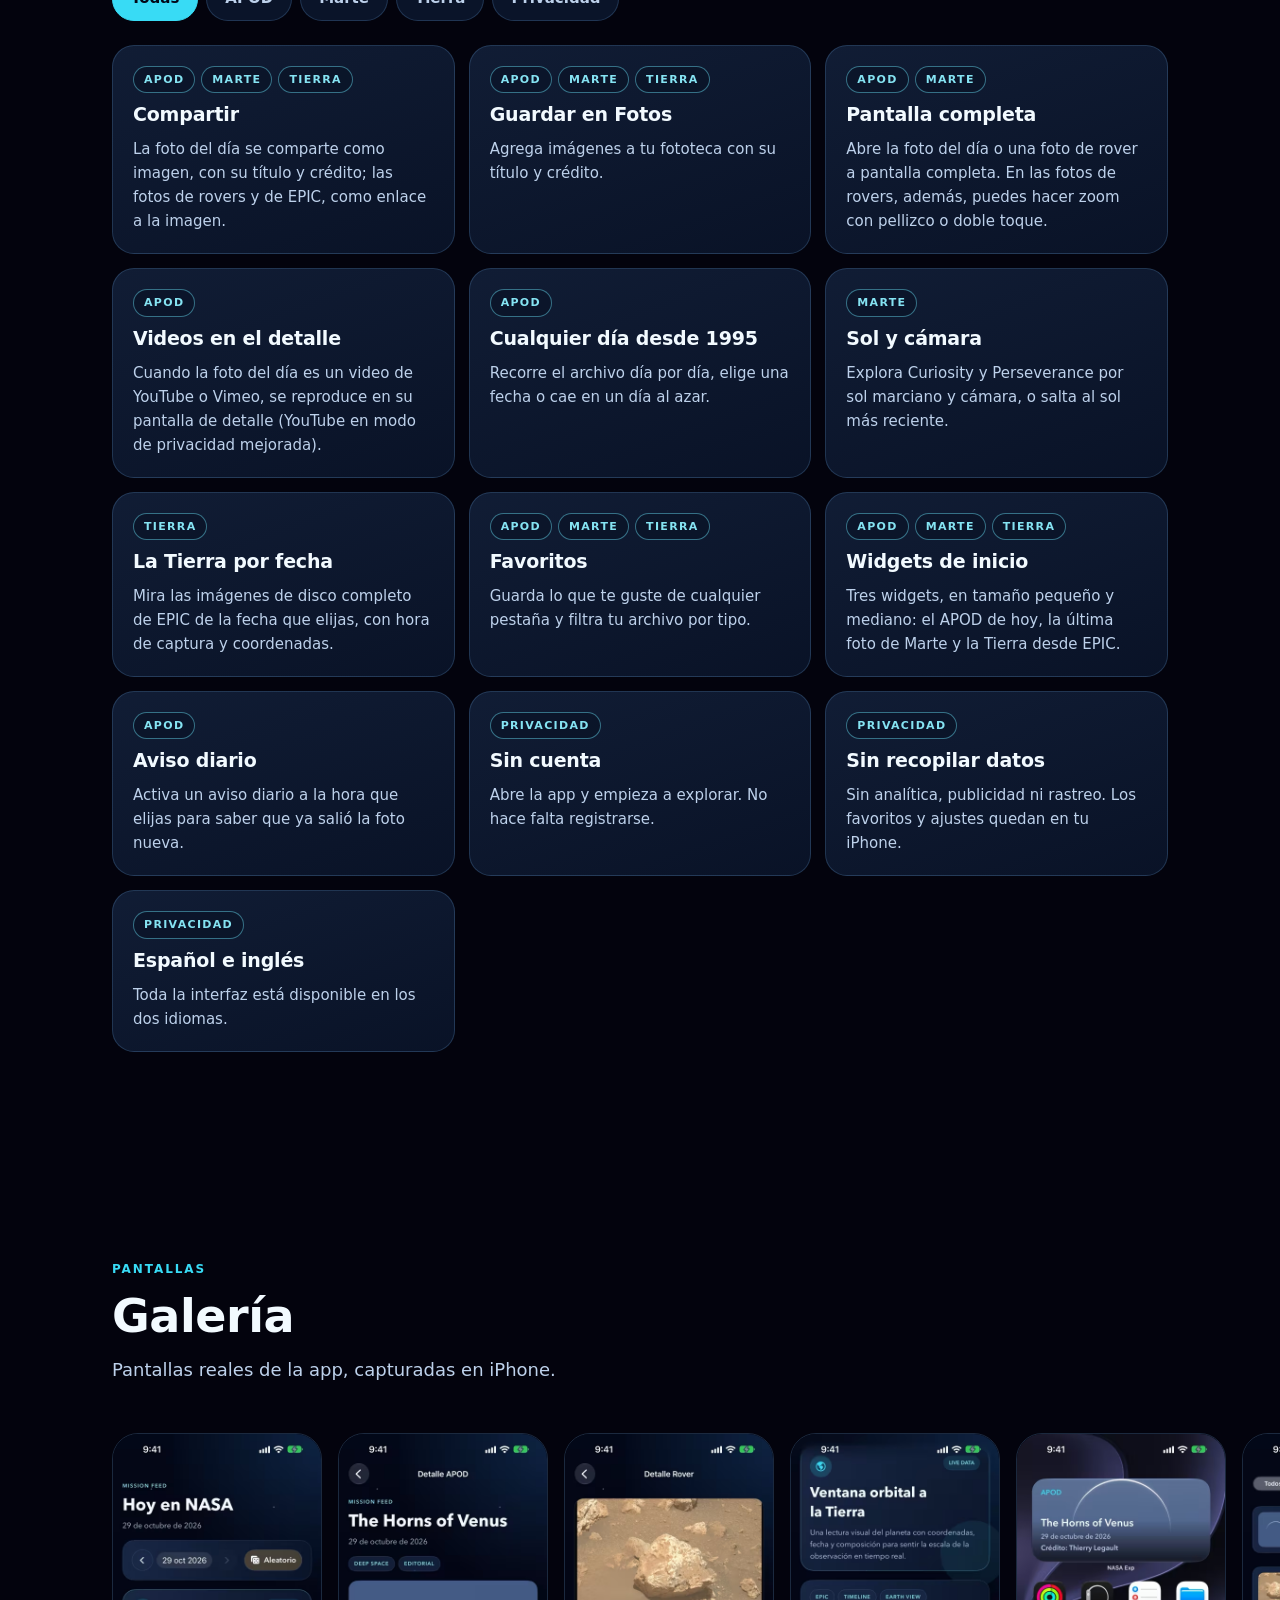
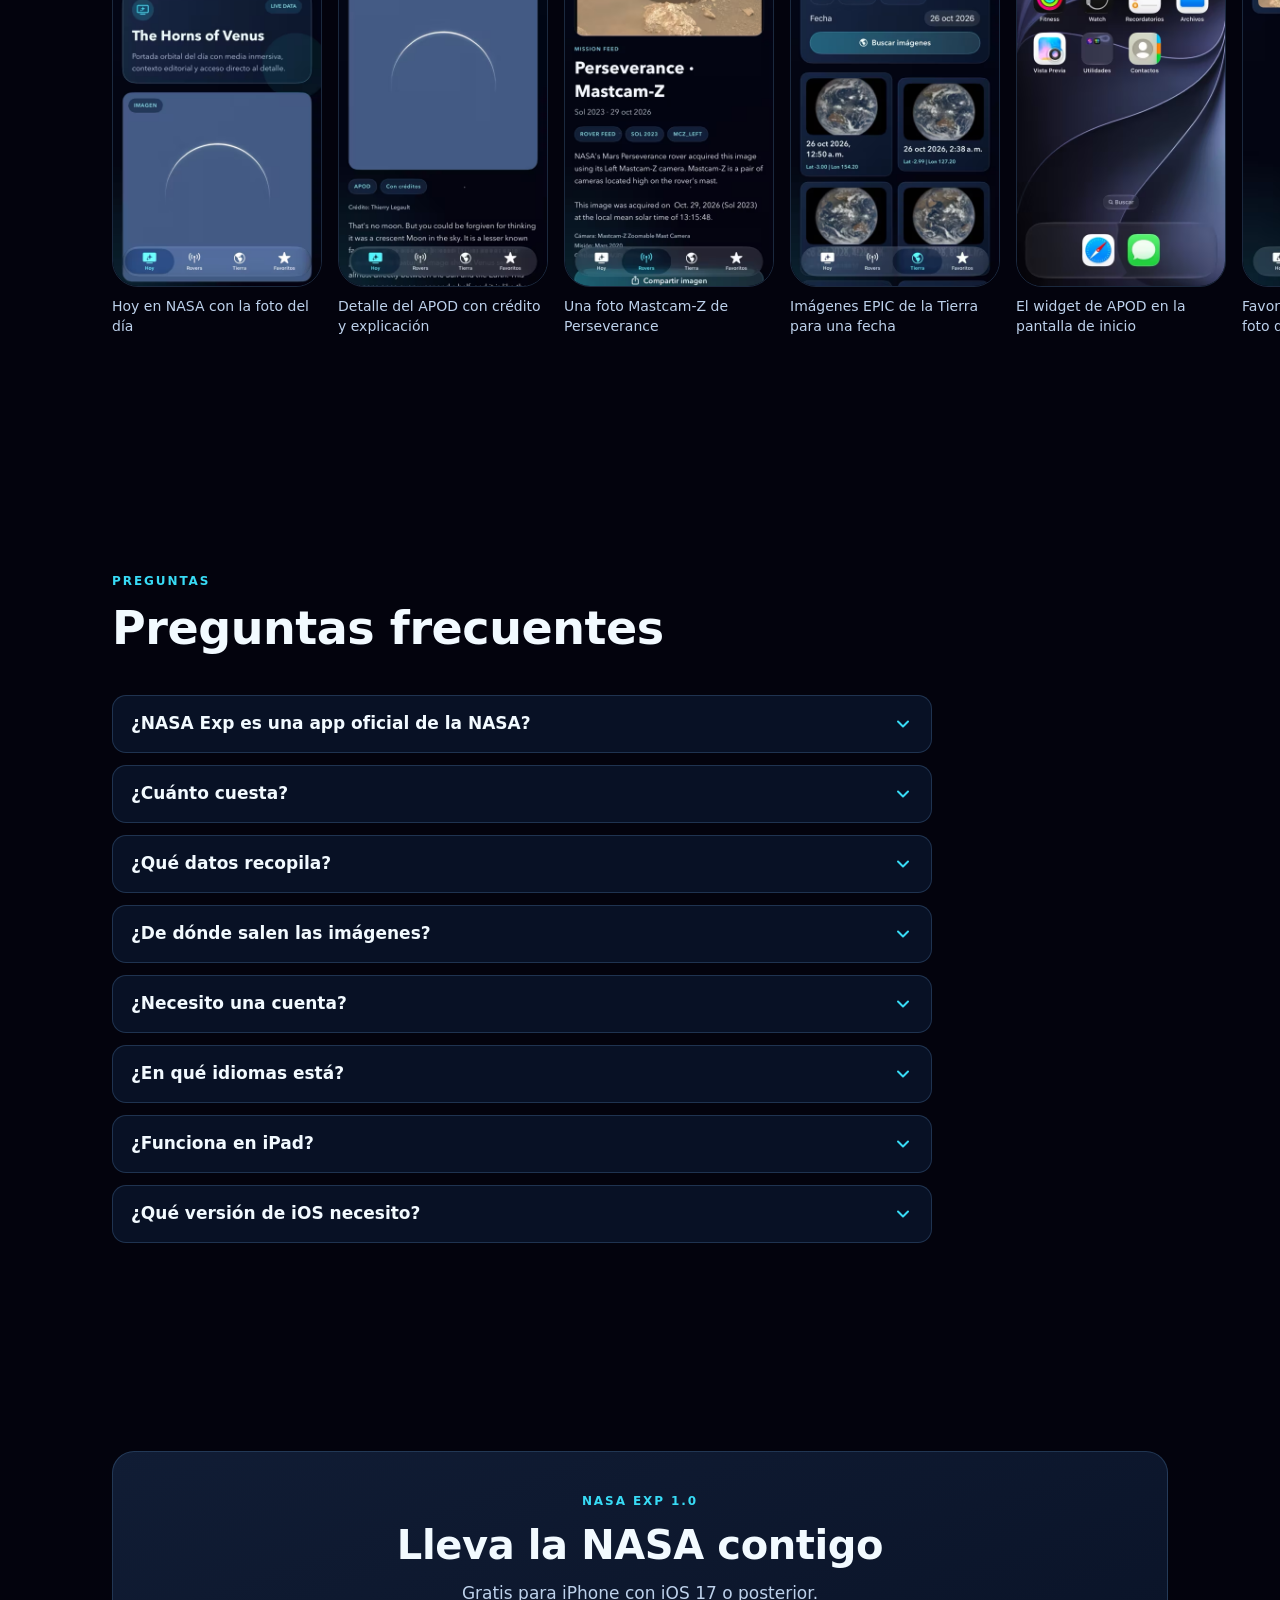
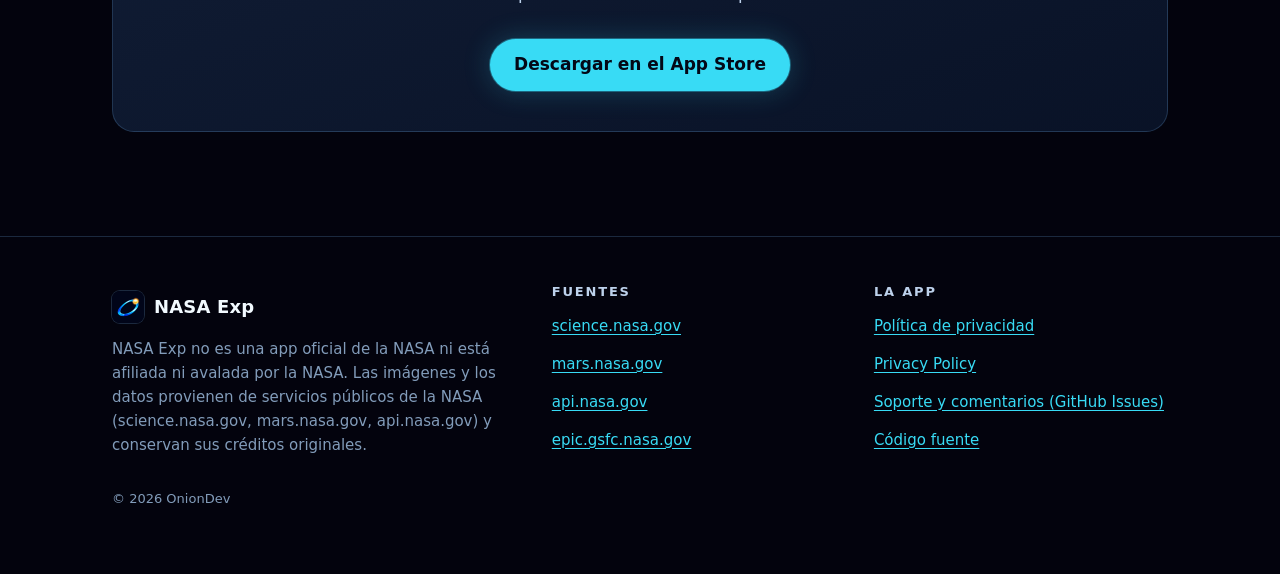
<file: docs/es/index.html>
<!doctype html>
<html lang="es">
<head>
  <meta charset="utf-8">
  <meta name="viewport" content="width=device-width, initial-scale=1">
  <title>NASA Exp — Imágenes y datos de misiones de la NASA para iPhone</title>
  <meta name="description" content="La Imagen Astronómica del Día, fotos crudas de los rovers de Marte y la Tierra vista por la cámara EPIC de la NASA, con favoritos, widgets y un aviso diario. Gratis, sin cuenta y sin recopilar datos.">
  <link rel="canonical" href="https://nhsiciliano.github.io/nasa-exp/es/">
  <link rel="alternate" hreflang="en" href="https://nhsiciliano.github.io/nasa-exp/">
  <link rel="alternate" hreflang="es" href="https://nhsiciliano.github.io/nasa-exp/es/">
  <link rel="alternate" hreflang="x-default" href="https://nhsiciliano.github.io/nasa-exp/">
  <meta name="theme-color" content="#030817">
  <meta name="apple-itunes-app" content="app-id=6827700435">
  <meta name="color-scheme" content="dark">
  <link rel="icon" type="image/png" sizes="32x32" href="../assets/img/favicon-32.png">
  <link rel="apple-touch-icon" href="../assets/img/apple-touch-icon.png">
  <meta property="og:type" content="website">
  <meta property="og:site_name" content="NASA Exp">
  <meta property="og:title" content="NASA Exp — Imágenes y datos de misiones de la NASA">
  <meta property="og:description" content="La Imagen Astronómica del Día, fotos crudas de los rovers de Marte y la Tierra vista por la cámara EPIC de la NASA, con favoritos, widgets y un aviso diario. Gratis, sin cuenta y sin recopilar datos.">
  <meta property="og:url" content="https://nhsiciliano.github.io/nasa-exp/es/">
  <meta property="og:image" content="https://nhsiciliano.github.io/nasa-exp/assets/img/og-card-es.jpg">
  <meta property="og:image:width" content="1200">
  <meta property="og:image:height" content="630">
  <meta property="og:image:alt" content="NASA Exp — Imágenes y datos de misiones de la NASA">
  <meta name="twitter:card" content="summary_large_image">
  <script>document.documentElement.classList.add("js")</script>
  <link rel="stylesheet" href="../assets/site.css">
  <script src="../assets/site.js" defer></script>
</head>
<body>
  <a class="skip-link" href="#main">Ir al contenido</a>

  <header class="site-header">
    <div class="header-inner">
      <a class="brand" href="./"><img src="../assets/img/icon-128.png" width="32" height="32" alt="">NASA Exp</a>
      <nav class="site-nav" aria-label="Secciones">
        <ul>
          <li><a href="#explorar">Explorar</a></li>
          <li><a href="#widgets">Widgets</a></li>
          <li><a href="#funciones">Funciones</a></li>
          <li><a href="#galeria">Galería</a></li>
          <li><a href="#preguntas">Preguntas</a></li>
        </ul>
      </nav>
      <div class="lang-switch" role="group" aria-label="Idioma">
        <a href="../" hreflang="en" lang="en" aria-label="English">EN</a>
        <span aria-current="true" lang="es">ES</span>
      </div>
    </div>
    <div class="progress" aria-hidden="true"></div>
  </header>

  <main id="main">
    <section class="hero" aria-labelledby="hero-title">
      <div class="container hero-grid">
        <div class="hero-copy">
          <p class="kicker">Mission feed · iPhone</p>
          <h1 id="hero-title">Imágenes y datos de misiones de la NASA, <em>en tu iPhone</em></h1>
          <p class="lead">La Imagen Astronómica del Día, las fotos crudas de Curiosity y Perseverance y la Tierra vista por la cámara EPIC de la NASA, en una app enfocada, con favoritos, widgets y un aviso diario opcional.</p>
          <div class="hero-actions">
            <a class="btn btn-primary" href="https://apps.apple.com/app/id6827700435">Descargar en el App Store</a>
            <a class="btn btn-secondary" href="#explorar"><svg viewBox="0 0 20 20" fill="none" stroke="currentColor" stroke-width="2" stroke-linecap="round" stroke-linejoin="round" aria-hidden="true"><path d="M10 4v12M5 11l5 5 5-5"/></svg>Explorar la app</a>
          </div>
          <div class="hero-meta">
          <span class="pill">Gratis</span>
          <span class="pill">Sin cuenta</span>
          <span class="pill">Sin recopilar datos</span>
          <span class="pill">iOS 17+</span>
          </div>
        </div>
        <div class="phone">
          <div class="phone-screen">
            <img src="../assets/img/es/apod-home-660.avif" srcset="../assets/img/es/apod-home-440.avif 440w, ../assets/img/es/apod-home-660.avif 660w, ../assets/img/es/apod-home-880.avif 880w" sizes="(min-width: 900px) 320px, 76vw" width="880" height="1912" alt="La pestaña Hoy de NASA Exp con la Imagen Astronómica del Día" fetchpriority="high" decoding="async" onerror="this.onerror=null;this.removeAttribute('srcset');this.src='../assets/img/es/apod-home-880.jpg'">
          </div>
        </div>
      </div>
    </section>

    <section class="section" id="explorar" aria-labelledby="explore-title">
      <div class="container">
        <header class="section-head reveal">
          <p class="kicker">Cuatro pestañas</p>
          <h2 id="explore-title" tabindex="-1">Explora la app</h2>
          <p>Las mismas cuatro pestañas de la app: tres fuentes públicas de la NASA y tu propio archivo.</p>
        </header>
        <div class="tabs" data-tabs>
          <div class="tablist" role="tablist" aria-label="Pestañas de la app">
          <button type="button" role="tab" id="tab-today" aria-controls="panel-today" aria-selected="true" tabindex="0"><span class="tab-pill" aria-hidden="true"></span><svg viewBox="0 0 24 24" fill="none" stroke="currentColor" stroke-width="1.8" stroke-linecap="round" stroke-linejoin="round" aria-hidden="true"><rect x="3" y="5" width="18" height="12" rx="2.5"/><path d="M8 21h8M12 17v4"/><path d="M12 8.2l.9 1.9 1.9.9-1.9.9-.9 1.9-.9-1.9-1.9-.9 1.9-.9z"/></svg><span>Hoy</span></button>
          <button type="button" role="tab" id="tab-rovers" aria-controls="panel-rovers" aria-selected="false" tabindex="-1"><span class="tab-pill" aria-hidden="true"></span><svg viewBox="0 0 24 24" fill="none" stroke="currentColor" stroke-width="1.8" stroke-linecap="round" aria-hidden="true"><circle cx="12" cy="11" r="1.6"/><path d="M12 12.6V21"/><path d="M8.5 7.5a5 5 0 0 0 0 7M15.5 7.5a5 5 0 0 1 0 7M5.6 4.6a9 9 0 0 0 0 12.8M18.4 4.6a9 9 0 0 1 0 12.8"/></svg><span>Rovers</span></button>
          <button type="button" role="tab" id="tab-earth" aria-controls="panel-earth" aria-selected="false" tabindex="-1"><span class="tab-pill" aria-hidden="true"></span><svg viewBox="0 0 24 24" fill="none" stroke="currentColor" stroke-width="1.8" stroke-linecap="round" aria-hidden="true"><circle cx="12" cy="12" r="9"/><path d="M3 12h18M12 3c2.6 2.6 3.8 5.6 3.8 9S14.6 18.4 12 21c-2.6-2.6-3.8-5.6-3.8-9S9.4 5.6 12 3z"/></svg><span>Tierra</span></button>
          <button type="button" role="tab" id="tab-favorites" aria-controls="panel-favorites" aria-selected="false" tabindex="-1"><span class="tab-pill" aria-hidden="true"></span><svg viewBox="0 0 24 24" fill="none" stroke="currentColor" stroke-width="1.8" stroke-linejoin="round" aria-hidden="true"><path d="M12 3.5l2.6 5.3 5.9.9-4.3 4.1 1 5.8L12 16.9l-5.2 2.7 1-5.8-4.3-4.1 5.9-.9z"/></svg><span>Favoritos</span></button>
          </div>
        <article class="tab-panel" id="panel-today">
          <div class="phone">
            <div class="phone-screen">
              <picture>
                <source type="image/avif" srcset="../assets/img/es/apod-home-440.avif 440w, ../assets/img/es/apod-home-660.avif 660w, ../assets/img/es/apod-home-880.avif 880w" sizes="(min-width: 900px) 300px, 76vw">
                <img src="../assets/img/es/apod-home-660.jpg" srcset="../assets/img/es/apod-home-440.jpg 440w, ../assets/img/es/apod-home-660.jpg 660w, ../assets/img/es/apod-home-880.jpg 880w" sizes="(min-width: 900px) 300px, 76vw" width="880" height="1912" alt="Pestaña Hoy con la Imagen Astronómica del Día" loading="lazy" decoding="async">
              </picture>
            </div>
          </div>
          <div class="panel-copy">
            <p class="kicker">APOD · science.nasa.gov</p>
            <h3>Hoy en NASA</h3>
            <p>La Imagen Astronómica del Día con su título y su explicación completa, tal como los publica la NASA, y el crédito cuando la NASA lo indica.</p>
            <ul class="ticks">
              <li>Retrocede día por día, elige una fecha o salta a un día al azar desde 1995</li>
              <li>Vista a pantalla completa desde el detalle</li>
              <li>Los videos de YouTube y Vimeo se reproducen en el detalle</li>
            </ul>
          </div>
        </article>
        <article class="tab-panel" id="panel-rovers">
          <div class="phone">
            <div class="phone-screen">
              <picture>
                <source type="image/avif" srcset="../assets/img/es/rovers-grid-440.avif 440w, ../assets/img/es/rovers-grid-660.avif 660w, ../assets/img/es/rovers-grid-880.avif 880w" sizes="(min-width: 900px) 300px, 76vw">
                <img src="../assets/img/es/rovers-grid-660.jpg" srcset="../assets/img/es/rovers-grid-440.jpg 440w, ../assets/img/es/rovers-grid-660.jpg 660w, ../assets/img/es/rovers-grid-880.jpg 880w" sizes="(min-width: 900px) 300px, 76vw" width="880" height="1912" alt="Pestaña Rovers con una cuadrícula de fotos Mastcam-Z de Perseverance del sol 2023" loading="lazy" decoding="async">
              </picture>
            </div>
          </div>
          <div class="panel-copy">
            <p class="kicker">Marte · mars.nasa.gov</p>
            <h3>Rovers de Marte</h3>
            <p>Las imágenes crudas de Curiosity y Perseverance, directamente de los feeds de misión de la NASA, sol por sol.</p>
            <ul class="ticks">
              <li>Filtra por sol y por cámara</li>
              <li>Salta al sol más reciente con un toque</li>
              <li>Cada foto con su cámara, sol y fecha terrestre</li>
            </ul>
          </div>
        </article>
        <article class="tab-panel" id="panel-earth">
          <div class="phone">
            <div class="phone-screen">
              <picture>
                <source type="image/avif" srcset="../assets/img/es/epic-440.avif 440w, ../assets/img/es/epic-660.avif 660w, ../assets/img/es/epic-880.avif 880w" sizes="(min-width: 900px) 300px, 76vw">
                <img src="../assets/img/es/epic-660.jpg" srcset="../assets/img/es/epic-440.jpg 440w, ../assets/img/es/epic-660.jpg 660w, ../assets/img/es/epic-880.jpg 880w" sizes="(min-width: 900px) 300px, 76vw" width="880" height="1912" alt="Pestaña Tierra con imágenes EPIC del planeta completo para una fecha" loading="lazy" decoding="async">
              </picture>
            </div>
          </div>
          <div class="panel-copy">
            <p class="kicker">EPIC · epic.gsfc.nasa.gov</p>
            <h3>La Tierra desde EPIC</h3>
            <p>Imágenes del disco completo de la Tierra tomadas por la cámara EPIC de la NASA.</p>
            <ul class="ticks">
              <li>Elige una fecha para ver las imágenes de ese día</li>
              <li>Hora de captura y coordenadas de cada imagen</li>
              <li>Guárdalas en Fotos con su título y crédito</li>
            </ul>
          </div>
        </article>
        <article class="tab-panel" id="panel-favorites">
          <div class="phone">
            <div class="phone-screen">
              <picture>
                <source type="image/avif" srcset="../assets/img/es/favorites-440.avif 440w, ../assets/img/es/favorites-660.avif 660w, ../assets/img/es/favorites-880.avif 880w" sizes="(min-width: 900px) 300px, 76vw">
                <img src="../assets/img/es/favorites-660.jpg" srcset="../assets/img/es/favorites-440.jpg 440w, ../assets/img/es/favorites-660.jpg 660w, ../assets/img/es/favorites-880.jpg 880w" sizes="(min-width: 900px) 300px, 76vw" width="880" height="1912" alt="Pestaña Favoritos con un APOD y una foto de rover guardados" loading="lazy" decoding="async">
              </picture>
            </div>
          </div>
          <div class="panel-copy">
            <p class="kicker">Archivo personal</p>
            <h3>Favoritos</h3>
            <p>Guarda las imágenes que te gusten de cualquier pestaña en un archivo privado en tu iPhone.</p>
            <ul class="ticks">
              <li>Filtra por APOD, Rovers o EPIC</li>
              <li>Abre cada una con su detalle completo</li>
              <li>Se guardan solo en tu dispositivo</li>
            </ul>
          </div>
        </article>
        </div>
      </div>
    </section>

    <section class="section widgets" id="widgets" aria-labelledby="widgets-title">
      <div class="container widgets-grid">
        <div class="phone">
          <div class="phone-screen">
            <picture>
              <source type="image/avif" srcset="../assets/img/es/widget-440.avif 440w, ../assets/img/es/widget-660.avif 660w, ../assets/img/es/widget-880.avif 880w" sizes="(min-width: 900px) 300px, 76vw">
              <img src="../assets/img/es/widget-660.jpg" srcset="../assets/img/es/widget-440.jpg 440w, ../assets/img/es/widget-660.jpg 660w, ../assets/img/es/widget-880.jpg 880w" sizes="(min-width: 900px) 300px, 76vw" width="880" height="1912" alt="Pantalla de inicio con el widget mediano de NASA Exp y la Imagen Astronómica del Día" loading="lazy" decoding="async">
            </picture>
          </div>
        </div>
        <div>
          <header class="section-head reveal">
            <p class="kicker">Pantalla de inicio</p>
            <h2 id="widgets-title" tabindex="-1">Widgets y un aviso diario</h2>
            <p>Lleva la NASA a tu pantalla de inicio y entérate de cuándo sale la foto nueva.</p>
          </header>
          <ul class="widget-list">
            <li class="panel"><strong>Foto astronómica del día</strong><span>La imagen de APOD de hoy, actualizada cada día.</span></li>
            <li class="panel"><strong>Última foto de Marte</strong><span>La foto más reciente de Perseverance o Curiosity, actualizada cada pocas horas.</span></li>
            <li class="panel"><strong>La Tierra desde EPIC</strong><span>La última imagen completa de la Tierra que tomó EPIC.</span></li>
          </ul>
          <div class="notif-wrap">
            <p class="kicker">Aviso diario opcional</p>
            <div class="notif" role="img" aria-label="Ejemplo de aviso de NASA Exp: Foto astronómica del día. Ya está publicada la imagen de hoy.">
              <img src="../assets/img/icon-128.png" width="38" height="38" alt="">
              <span class="notif-app">NASA Exp</span>
              <span class="notif-time">ahora</span>
              <span class="notif-text"><strong>Foto astronómica del día</strong>Ya está publicada la imagen de hoy.</span>
            </div>
            <p>Viene desactivado. Actívalo en la pantalla Acerca de NASA Exp y elige la hora; al tocarlo se abre Hoy. Todos los widgets vienen en tamaño pequeño y mediano.</p>
          </div>
        </div>
      </div>
    </section>

    <section class="section" id="funciones" aria-labelledby="features-title" data-filter-section>
      <div class="container">
        <header class="section-head reveal">
          <p class="kicker">Qué incluye</p>
          <h2 id="features-title" tabindex="-1">Todo lo que trae la app</h2>
          <p>Sin registro, sin publicidad y sin nada que configurar antes.</p>
        </header>
        <div class="chips" role="group" aria-label="Filtrar funciones">
          <button type="button" class="chip" data-filter="all" aria-pressed="true">Todas</button>
          <button type="button" class="chip" data-filter="apod" aria-pressed="false">APOD</button>
          <button type="button" class="chip" data-filter="mars" aria-pressed="false">Marte</button>
          <button type="button" class="chip" data-filter="earth" aria-pressed="false">Tierra</button>
          <button type="button" class="chip" data-filter="privacy" aria-pressed="false">Privacidad</button>
        </div>
        <p class="visually-hidden" aria-live="polite" data-filter-status data-template="Se muestran {n} funciones"></p>
        <ul class="cards">
          <li class="card panel" data-tags="apod mars earth">
            <div class="tags"><span class="pill">APOD</span><span class="pill">Marte</span><span class="pill">Tierra</span></div>
            <h3>Compartir</h3>
            <p>La foto del día se comparte como imagen, con su título y crédito; las fotos de rovers y de EPIC, como enlace a la imagen.</p>
          </li>
          <li class="card panel" data-tags="apod mars earth">
            <div class="tags"><span class="pill">APOD</span><span class="pill">Marte</span><span class="pill">Tierra</span></div>
            <h3>Guardar en Fotos</h3>
            <p>Agrega imágenes a tu fototeca con su título y crédito.</p>
          </li>
          <li class="card panel" data-tags="apod mars">
            <div class="tags"><span class="pill">APOD</span><span class="pill">Marte</span></div>
            <h3>Pantalla completa</h3>
            <p>Abre la foto del día o una foto de rover a pantalla completa. En las fotos de rovers, además, puedes hacer zoom con pellizco o doble toque.</p>
          </li>
          <li class="card panel" data-tags="apod">
            <div class="tags"><span class="pill">APOD</span></div>
            <h3>Videos en el detalle</h3>
            <p>Cuando la foto del día es un video de YouTube o Vimeo, se reproduce en su pantalla de detalle (YouTube en modo de privacidad mejorada).</p>
          </li>
          <li class="card panel" data-tags="apod">
            <div class="tags"><span class="pill">APOD</span></div>
            <h3>Cualquier día desde 1995</h3>
            <p>Recorre el archivo día por día, elige una fecha o cae en un día al azar.</p>
          </li>
          <li class="card panel" data-tags="mars">
            <div class="tags"><span class="pill">Marte</span></div>
            <h3>Sol y cámara</h3>
            <p>Explora Curiosity y Perseverance por sol marciano y cámara, o salta al sol más reciente.</p>
          </li>
          <li class="card panel" data-tags="earth">
            <div class="tags"><span class="pill">Tierra</span></div>
            <h3>La Tierra por fecha</h3>
            <p>Mira las imágenes de disco completo de EPIC de la fecha que elijas, con hora de captura y coordenadas.</p>
          </li>
          <li class="card panel" data-tags="apod mars earth">
            <div class="tags"><span class="pill">APOD</span><span class="pill">Marte</span><span class="pill">Tierra</span></div>
            <h3>Favoritos</h3>
            <p>Guarda lo que te guste de cualquier pestaña y filtra tu archivo por tipo.</p>
          </li>
          <li class="card panel" data-tags="apod mars earth">
            <div class="tags"><span class="pill">APOD</span><span class="pill">Marte</span><span class="pill">Tierra</span></div>
            <h3>Widgets de inicio</h3>
            <p>Tres widgets, en tamaño pequeño y mediano: el APOD de hoy, la última foto de Marte y la Tierra desde EPIC.</p>
          </li>
          <li class="card panel" data-tags="apod">
            <div class="tags"><span class="pill">APOD</span></div>
            <h3>Aviso diario</h3>
            <p>Activa un aviso diario a la hora que elijas para saber que ya salió la foto nueva.</p>
          </li>
          <li class="card panel" data-tags="privacy">
            <div class="tags"><span class="pill">Privacidad</span></div>
            <h3>Sin cuenta</h3>
            <p>Abre la app y empieza a explorar. No hace falta registrarse.</p>
          </li>
          <li class="card panel" data-tags="privacy">
            <div class="tags"><span class="pill">Privacidad</span></div>
            <h3>Sin recopilar datos</h3>
            <p>Sin analítica, publicidad ni rastreo. Los favoritos y ajustes quedan en tu iPhone.</p>
          </li>
          <li class="card panel" data-tags="privacy">
            <div class="tags"><span class="pill">Privacidad</span></div>
            <h3>Español e inglés</h3>
            <p>Toda la interfaz está disponible en los dos idiomas.</p>
          </li>
        </ul>
      </div>
    </section>

    <section class="section" id="galeria" aria-labelledby="gallery-title">
      <div class="container">
        <header class="section-head reveal">
          <p class="kicker">Pantallas</p>
          <h2 id="gallery-title" tabindex="-1">Galería</h2>
          <p>Pantallas reales de la app, capturadas en iPhone.</p>
        </header>
      </div>
      <ul class="gallery" tabindex="0" aria-label="Capturas de la app, se desplaza hacia los lados">
      <li>
        <figure class="gallery-item">
        <picture>
          <source type="image/avif" srcset="../assets/img/es/apod-home-440.avif 440w, ../assets/img/es/apod-home-660.avif 660w, ../assets/img/es/apod-home-880.avif 880w" sizes="210px">
          <img src="../assets/img/es/apod-home-660.jpg" srcset="../assets/img/es/apod-home-440.jpg 440w, ../assets/img/es/apod-home-660.jpg 660w, ../assets/img/es/apod-home-880.jpg 880w" sizes="210px" width="880" height="1912" alt="Hoy en NASA con la foto del día" loading="lazy" decoding="async">
        </picture>
          <figcaption>Hoy en NASA con la foto del día</figcaption>
        </figure>
      </li>
      <li>
        <figure class="gallery-item">
        <picture>
          <source type="image/avif" srcset="../assets/img/es/apod-detail-440.avif 440w, ../assets/img/es/apod-detail-660.avif 660w, ../assets/img/es/apod-detail-880.avif 880w" sizes="210px">
          <img src="../assets/img/es/apod-detail-660.jpg" srcset="../assets/img/es/apod-detail-440.jpg 440w, ../assets/img/es/apod-detail-660.jpg 660w, ../assets/img/es/apod-detail-880.jpg 880w" sizes="210px" width="880" height="1912" alt="Detalle del APOD con crédito y explicación" loading="lazy" decoding="async">
        </picture>
          <figcaption>Detalle del APOD con crédito y explicación</figcaption>
        </figure>
      </li>
      <li>
        <figure class="gallery-item">
        <picture>
          <source type="image/avif" srcset="../assets/img/es/rover-detail-440.avif 440w, ../assets/img/es/rover-detail-660.avif 660w, ../assets/img/es/rover-detail-880.avif 880w" sizes="210px">
          <img src="../assets/img/es/rover-detail-660.jpg" srcset="../assets/img/es/rover-detail-440.jpg 440w, ../assets/img/es/rover-detail-660.jpg 660w, ../assets/img/es/rover-detail-880.jpg 880w" sizes="210px" width="880" height="1912" alt="Una foto Mastcam-Z de Perseverance" loading="lazy" decoding="async">
        </picture>
          <figcaption>Una foto Mastcam-Z de Perseverance</figcaption>
        </figure>
      </li>
      <li>
        <figure class="gallery-item">
        <picture>
          <source type="image/avif" srcset="../assets/img/es/epic-440.avif 440w, ../assets/img/es/epic-660.avif 660w, ../assets/img/es/epic-880.avif 880w" sizes="210px">
          <img src="../assets/img/es/epic-660.jpg" srcset="../assets/img/es/epic-440.jpg 440w, ../assets/img/es/epic-660.jpg 660w, ../assets/img/es/epic-880.jpg 880w" sizes="210px" width="880" height="1912" alt="Imágenes EPIC de la Tierra para una fecha" loading="lazy" decoding="async">
        </picture>
          <figcaption>Imágenes EPIC de la Tierra para una fecha</figcaption>
        </figure>
      </li>
      <li>
        <figure class="gallery-item">
        <picture>
          <source type="image/avif" srcset="../assets/img/es/widget-440.avif 440w, ../assets/img/es/widget-660.avif 660w, ../assets/img/es/widget-880.avif 880w" sizes="210px">
          <img src="../assets/img/es/widget-660.jpg" srcset="../assets/img/es/widget-440.jpg 440w, ../assets/img/es/widget-660.jpg 660w, ../assets/img/es/widget-880.jpg 880w" sizes="210px" width="880" height="1912" alt="El widget de APOD en la pantalla de inicio" loading="lazy" decoding="async">
        </picture>
          <figcaption>El widget de APOD en la pantalla de inicio</figcaption>
        </figure>
      </li>
      <li>
        <figure class="gallery-item">
        <picture>
          <source type="image/avif" srcset="../assets/img/es/favorites-440.avif 440w, ../assets/img/es/favorites-660.avif 660w, ../assets/img/es/favorites-880.avif 880w" sizes="210px">
          <img src="../assets/img/es/favorites-660.jpg" srcset="../assets/img/es/favorites-440.jpg 440w, ../assets/img/es/favorites-660.jpg 660w, ../assets/img/es/favorites-880.jpg 880w" sizes="210px" width="880" height="1912" alt="Favoritos con un APOD y una foto de rover" loading="lazy" decoding="async">
        </picture>
          <figcaption>Favoritos con un APOD y una foto de rover</figcaption>
        </figure>
      </li>
      <li>
        <figure class="gallery-item">
        <picture>
          <source type="image/avif" srcset="../assets/img/es/rovers-grid-440.avif 440w, ../assets/img/es/rovers-grid-660.avif 660w, ../assets/img/es/rovers-grid-880.avif 880w" sizes="210px">
          <img src="../assets/img/es/rovers-grid-660.jpg" srcset="../assets/img/es/rovers-grid-440.jpg 440w, ../assets/img/es/rovers-grid-660.jpg 660w, ../assets/img/es/rovers-grid-880.jpg 880w" sizes="210px" width="880" height="1912" alt="Fotos de Perseverance del sol 2023" loading="lazy" decoding="async">
        </picture>
          <figcaption>Fotos de Perseverance del sol 2023</figcaption>
        </figure>
      </li>
      <li>
        <figure class="gallery-item">
        <picture>
          <source type="image/avif" srcset="../assets/img/es/about-440.avif 440w, ../assets/img/es/about-660.avif 660w, ../assets/img/es/about-880.avif 880w" sizes="210px">
          <img src="../assets/img/es/about-660.jpg" srcset="../assets/img/es/about-440.jpg 440w, ../assets/img/es/about-660.jpg 660w, ../assets/img/es/about-880.jpg 880w" sizes="210px" width="880" height="1912" alt="Acerca de: aviso, notificación diaria y fuentes" loading="lazy" decoding="async">
        </picture>
          <figcaption>Acerca de: aviso, notificación diaria y fuentes</figcaption>
        </figure>
      </li>
      </ul>
    </section>

    <section class="section" id="preguntas" aria-labelledby="faq-title">
      <div class="container">
        <header class="section-head reveal">
          <p class="kicker">Preguntas</p>
          <h2 id="faq-title" tabindex="-1">Preguntas frecuentes</h2>
        </header>
        <div class="faq-list">
        <details>
          <summary><span>¿NASA Exp es una app oficial de la NASA?</span><svg class="chev" viewBox="0 0 20 20" fill="none" stroke="currentColor" stroke-width="2" stroke-linecap="round" stroke-linejoin="round" aria-hidden="true"><path d="M5 7.5l5 5 5-5"/></svg></summary>
          <div class="faq-panel">
            <div class="faq-inner">
              <div><p>No. NASA Exp no es una app oficial de la NASA ni está afiliada ni avalada por la NASA. Las imágenes y los datos provienen de servicios públicos de la NASA (science.nasa.gov, mars.nasa.gov, api.nasa.gov) y conservan sus créditos originales.</p></div>
            </div>
          </div>
        </details>
        <details>
          <summary><span>¿Cuánto cuesta?</span><svg class="chev" viewBox="0 0 20 20" fill="none" stroke="currentColor" stroke-width="2" stroke-linecap="round" stroke-linejoin="round" aria-hidden="true"><path d="M5 7.5l5 5 5-5"/></svg></summary>
          <div class="faq-panel">
            <div class="faq-inner">
              <div><p>Nada. NASA Exp es gratis, sin publicidad y sin compras dentro de la app.</p></div>
            </div>
          </div>
        </details>
        <details>
          <summary><span>¿Qué datos recopila?</span><svg class="chev" viewBox="0 0 20 20" fill="none" stroke="currentColor" stroke-width="2" stroke-linecap="round" stroke-linejoin="round" aria-hidden="true"><path d="M5 7.5l5 5 5-5"/></svg></summary>
          <div class="faq-panel">
            <div class="faq-inner">
              <div><p>Ninguno. No hay cuentas, analítica, publicidad ni rastreo, y tus favoritos y ajustes quedan en tu iPhone. El detalle está en la <a href="../privacy-policy.html#es">política de privacidad</a>.</p></div>
            </div>
          </div>
        </details>
        <details>
          <summary><span>¿De dónde salen las imágenes?</span><svg class="chev" viewBox="0 0 20 20" fill="none" stroke="currentColor" stroke-width="2" stroke-linecap="round" stroke-linejoin="round" aria-hidden="true"><path d="M5 7.5l5 5 5-5"/></svg></summary>
          <div class="faq-panel">
            <div class="faq-inner">
              <div><p>La Imagen Astronómica del Día sale de science.nasa.gov, las fotos de los rovers de los feeds de imágenes crudas de mars.nasa.gov y las imágenes de la Tierra de la cámara EPIC de la NASA, a través de api.nasa.gov y epic.gsfc.nasa.gov. La foto del día muestra su crédito cuando la NASA lo indica.</p></div>
            </div>
          </div>
        </details>
        <details>
          <summary><span>¿Necesito una cuenta?</span><svg class="chev" viewBox="0 0 20 20" fill="none" stroke="currentColor" stroke-width="2" stroke-linecap="round" stroke-linejoin="round" aria-hidden="true"><path d="M5 7.5l5 5 5-5"/></svg></summary>
          <div class="faq-panel">
            <div class="faq-inner">
              <div><p>No. Abre la app y empieza a explorar.</p></div>
            </div>
          </div>
        </details>
        <details>
          <summary><span>¿En qué idiomas está?</span><svg class="chev" viewBox="0 0 20 20" fill="none" stroke="currentColor" stroke-width="2" stroke-linecap="round" stroke-linejoin="round" aria-hidden="true"><path d="M5 7.5l5 5 5-5"/></svg></summary>
          <div class="faq-panel">
            <div class="faq-inner">
              <div><p>En español y en inglés. Los títulos y las explicaciones vienen de la NASA y se muestran tal como los publica, en inglés.</p></div>
            </div>
          </div>
        </details>
        <details>
          <summary><span>¿Funciona en iPad?</span><svg class="chev" viewBox="0 0 20 20" fill="none" stroke="currentColor" stroke-width="2" stroke-linecap="round" stroke-linejoin="round" aria-hidden="true"><path d="M5 7.5l5 5 5-5"/></svg></summary>
          <div class="faq-panel">
            <div class="faq-inner">
              <div><p>NASA Exp está pensada para iPhone. No hay versión para iPad.</p></div>
            </div>
          </div>
        </details>
        <details>
          <summary><span>¿Qué versión de iOS necesito?</span><svg class="chev" viewBox="0 0 20 20" fill="none" stroke="currentColor" stroke-width="2" stroke-linecap="round" stroke-linejoin="round" aria-hidden="true"><path d="M5 7.5l5 5 5-5"/></svg></summary>
          <div class="faq-panel">
            <div class="faq-inner">
              <div><p>iOS 17.0 o posterior.</p></div>
            </div>
          </div>
        </details>
        </div>
      </div>
    </section>

    <section class="section" aria-labelledby="cta-title">
      <div class="container">
        <div class="cta-band panel reveal">
          <p class="kicker">NASA Exp 1.0</p>
          <h2 id="cta-title">Lleva la NASA contigo</h2>
          <p>Gratis para iPhone con iOS 17 o posterior.</p>
          <div class="hero-actions">
            <a class="btn btn-primary" href="https://apps.apple.com/app/id6827700435">Descargar en el App Store</a>
          </div>
        </div>
      </div>
    </section>
  </main>

  <footer class="site-footer">
    <div class="container">
      <div class="footer-grid">
        <div>
          <a class="brand" href="./"><img src="../assets/img/icon-128.png" width="32" height="32" alt="">NASA Exp</a>
          <p>NASA Exp no es una app oficial de la NASA ni está afiliada ni avalada por la NASA. Las imágenes y los datos provienen de servicios públicos de la NASA (science.nasa.gov, mars.nasa.gov, api.nasa.gov) y conservan sus créditos originales.</p>
        </div>
        <div>
          <h2>Fuentes</h2>
          <ul>
            <li><a href="https://science.nasa.gov">science.nasa.gov</a></li>
            <li><a href="https://mars.nasa.gov">mars.nasa.gov</a></li>
            <li><a href="https://api.nasa.gov">api.nasa.gov</a></li>
            <li><a href="https://epic.gsfc.nasa.gov">epic.gsfc.nasa.gov</a></li>
          </ul>
        </div>
        <div>
          <h2>La app</h2>
          <ul>
            <li><a href="../privacy-policy.html#es">Política de privacidad</a></li>
            <li><a href="../privacy-policy.html" lang="en" hreflang="en">Privacy Policy</a></li>
            <li><a href="https://github.com/nhsiciliano/nasa-exp/issues">Soporte y comentarios (GitHub Issues)</a></li>
            <li><a href="https://github.com/nhsiciliano/nasa-exp">Código fuente</a></li>
          </ul>
        </div>
      </div>
      <p class="footer-note">© 2026 OnionDev</p>
    </div>
  </footer>
</body>
</html>
</file>
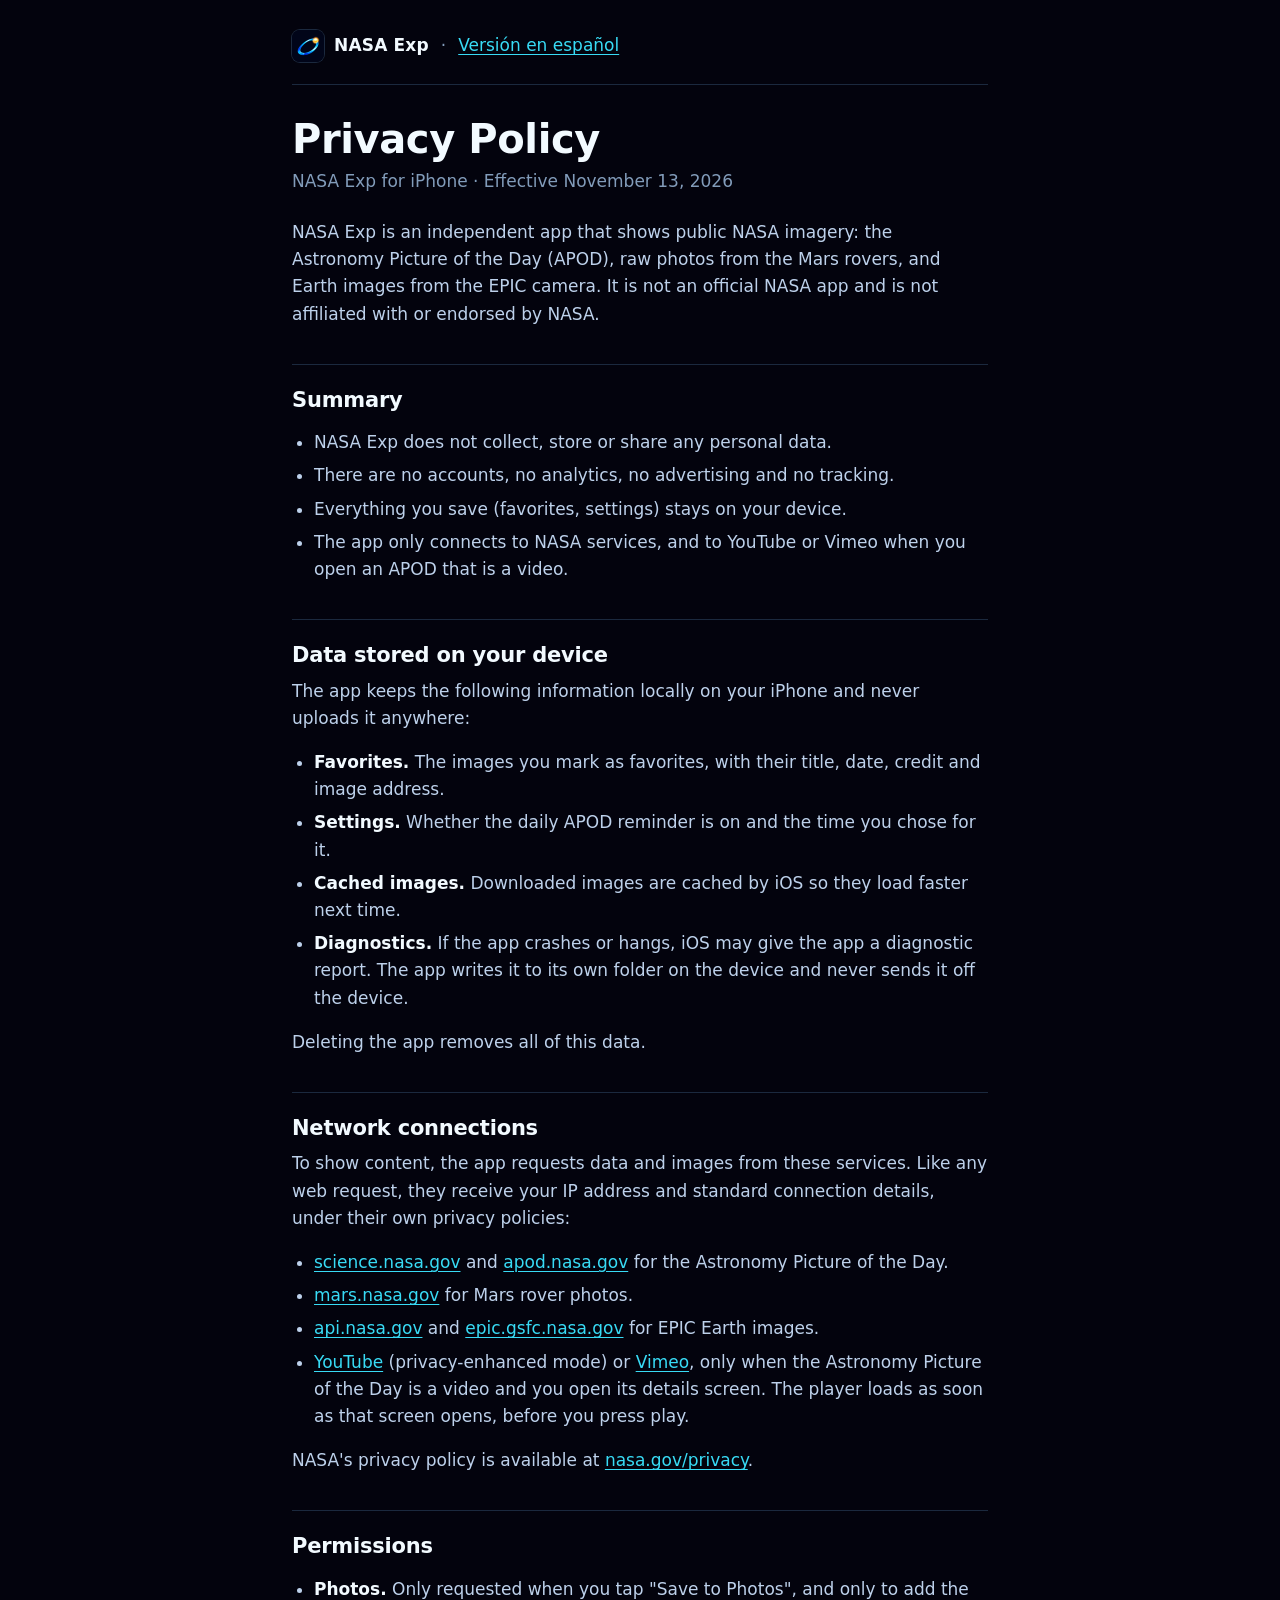
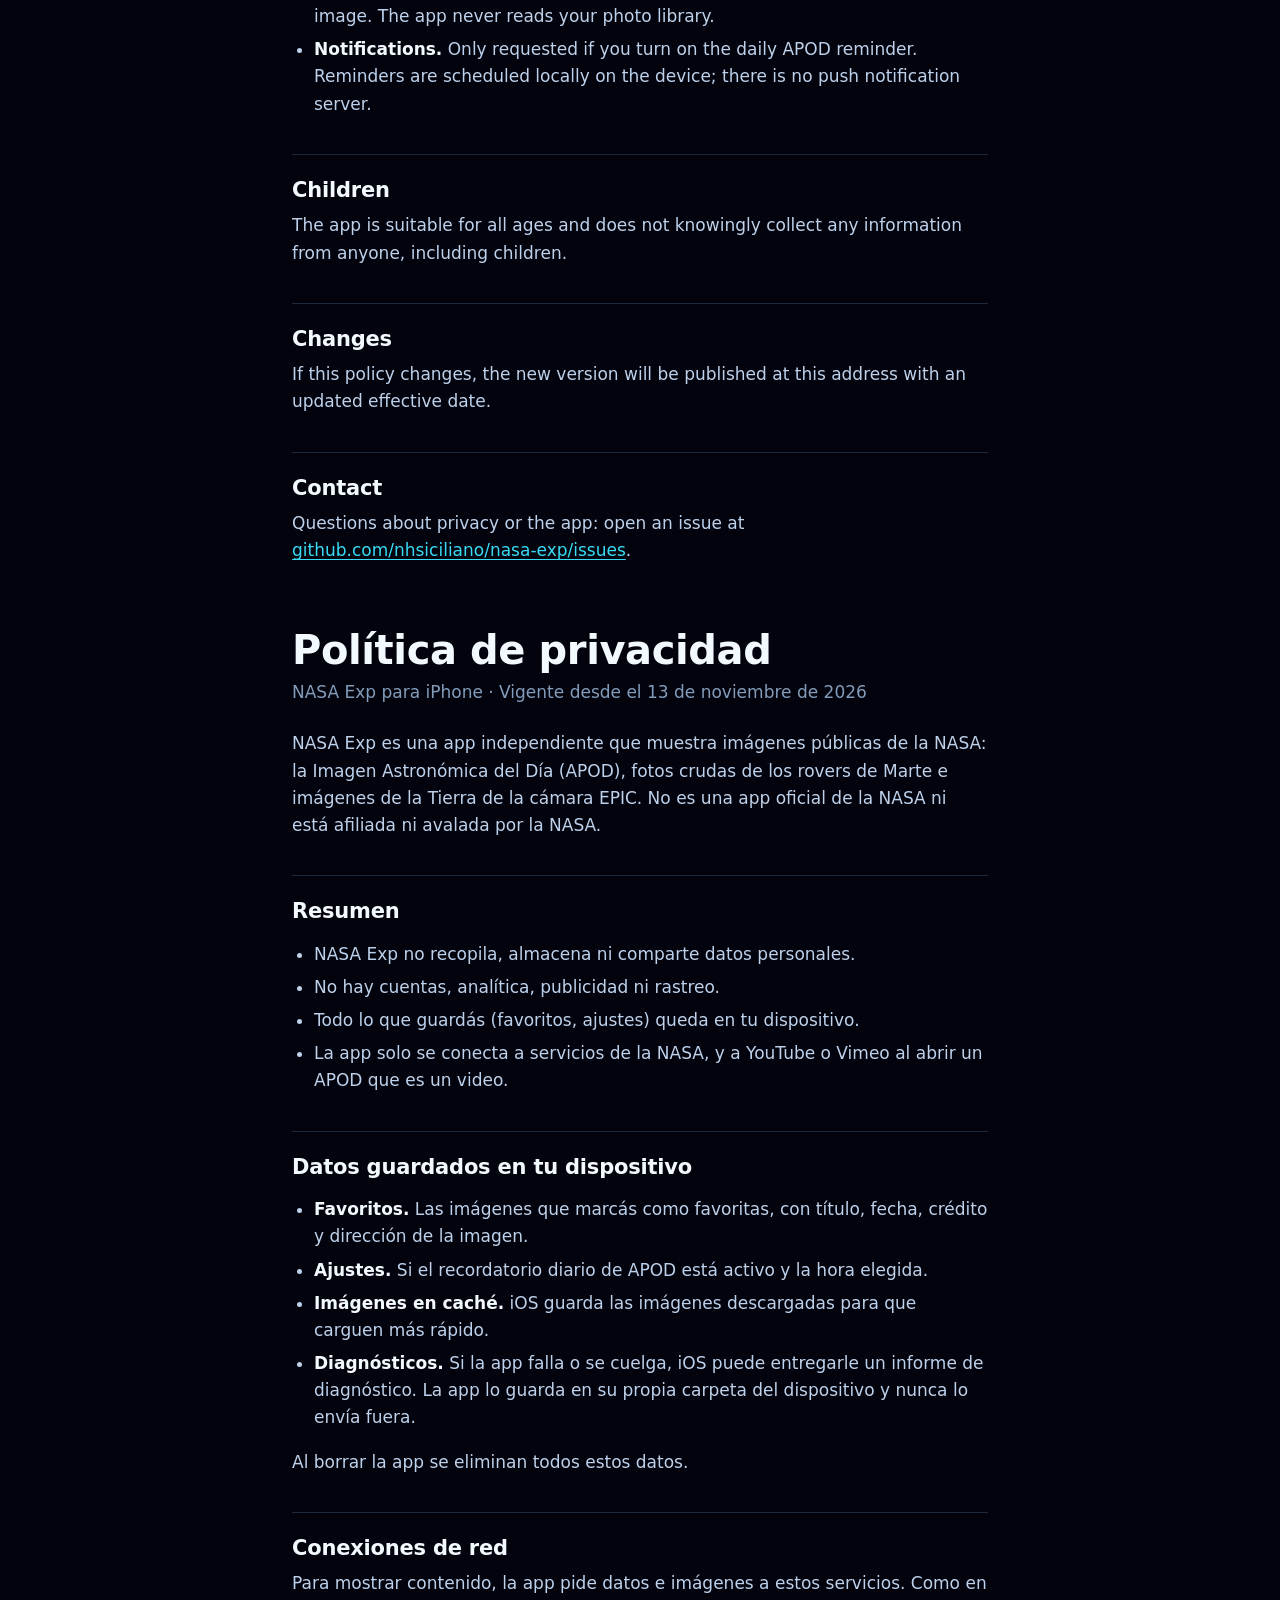
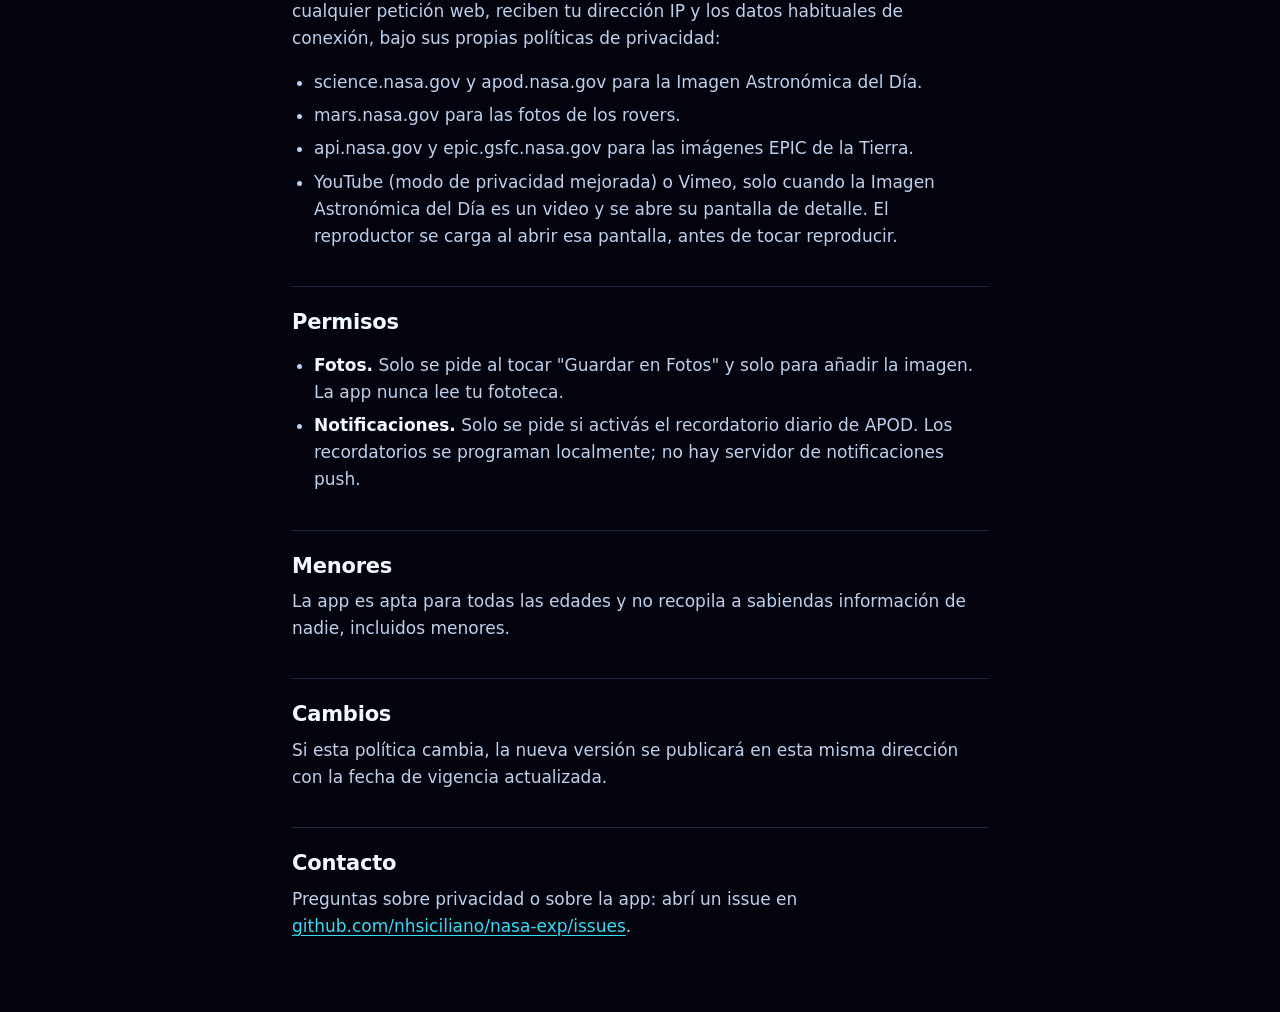
<file: docs/privacy-policy.html>
<!doctype html>
<html lang="en">
<head>
  <meta charset="utf-8">
  <meta name="viewport" content="width=device-width, initial-scale=1">
  <title>NASA Exp · Privacy Policy</title>
  <meta name="theme-color" content="#030817">
  <meta name="color-scheme" content="dark">
  <link rel="icon" type="image/png" sizes="32x32" href="assets/img/favicon-32.png">
  <link rel="apple-touch-icon" href="assets/img/apple-touch-icon.png">
  <link rel="stylesheet" href="assets/site.css">
</head>
<body class="doc">
<main>
  <nav><a class="brand" href="./"><img src="assets/img/icon-128.png" width="32" height="32" alt="">NASA Exp</a> · <a href="#es" lang="es">Versión en español</a></nav>

  <h1>Privacy Policy</h1>
  <p class="meta">NASA Exp for iPhone · Effective November 13, 2026</p>

  <p>NASA Exp is an independent app that shows public NASA imagery: the Astronomy Picture of the Day (APOD), raw photos from the Mars rovers, and Earth images from the EPIC camera. It is not an official NASA app and is not affiliated with or endorsed by NASA.</p>

  <h2>Summary</h2>
  <ul>
    <li>NASA Exp does not collect, store or share any personal data.</li>
    <li>There are no accounts, no analytics, no advertising and no tracking.</li>
    <li>Everything you save (favorites, settings) stays on your device.</li>
    <li>The app only connects to NASA services, and to YouTube or Vimeo when you open an APOD that is a video.</li>
  </ul>

  <h2>Data stored on your device</h2>
  <p>The app keeps the following information locally on your iPhone and never uploads it anywhere:</p>
  <ul>
    <li><strong>Favorites.</strong> The images you mark as favorites, with their title, date, credit and image address.</li>
    <li><strong>Settings.</strong> Whether the daily APOD reminder is on and the time you chose for it.</li>
    <li><strong>Cached images.</strong> Downloaded images are cached by iOS so they load faster next time.</li>
    <li><strong>Diagnostics.</strong> If the app crashes or hangs, iOS may give the app a diagnostic report. The app writes it to its own folder on the device and never sends it off the device.</li>
  </ul>
  <p>Deleting the app removes all of this data.</p>

  <h2>Network connections</h2>
  <p>To show content, the app requests data and images from these services. Like any web request, they receive your IP address and standard connection details, under their own privacy policies:</p>
  <ul>
    <li><a href="https://science.nasa.gov">science.nasa.gov</a> and <a href="https://apod.nasa.gov">apod.nasa.gov</a> for the Astronomy Picture of the Day.</li>
    <li><a href="https://mars.nasa.gov">mars.nasa.gov</a> for Mars rover photos.</li>
    <li><a href="https://api.nasa.gov">api.nasa.gov</a> and <a href="https://epic.gsfc.nasa.gov">epic.gsfc.nasa.gov</a> for EPIC Earth images.</li>
    <li><a href="https://www.youtube.com/t/privacy">YouTube</a> (privacy-enhanced mode) or <a href="https://vimeo.com/privacy">Vimeo</a>, only when the Astronomy Picture of the Day is a video and you open its details screen. The player loads as soon as that screen opens, before you press play.</li>
  </ul>
  <p>NASA's privacy policy is available at <a href="https://www.nasa.gov/privacy/">nasa.gov/privacy</a>.</p>

  <h2>Permissions</h2>
  <ul>
    <li><strong>Photos.</strong> Only requested when you tap "Save to Photos", and only to add the image. The app never reads your photo library.</li>
    <li><strong>Notifications.</strong> Only requested if you turn on the daily APOD reminder. Reminders are scheduled locally on the device; there is no push notification server.</li>
  </ul>

  <h2>Children</h2>
  <p>The app is suitable for all ages and does not knowingly collect any information from anyone, including children.</p>

  <h2>Changes</h2>
  <p>If this policy changes, the new version will be published at this address with an updated effective date.</p>

  <h2>Contact</h2>
  <p>Questions about privacy or the app: open an issue at <a href="https://github.com/nhsiciliano/nasa-exp/issues">github.com/nhsiciliano/nasa-exp/issues</a>.</p>

  <h1 id="es" style="margin-top:64px">Política de privacidad</h1>
  <p class="meta">NASA Exp para iPhone · Vigente desde el 13 de noviembre de 2026</p>

  <p>NASA Exp es una app independiente que muestra imágenes públicas de la NASA: la Imagen Astronómica del Día (APOD), fotos crudas de los rovers de Marte e imágenes de la Tierra de la cámara EPIC. No es una app oficial de la NASA ni está afiliada ni avalada por la NASA.</p>

  <h2>Resumen</h2>
  <ul>
    <li>NASA Exp no recopila, almacena ni comparte datos personales.</li>
    <li>No hay cuentas, analítica, publicidad ni rastreo.</li>
    <li>Todo lo que guardás (favoritos, ajustes) queda en tu dispositivo.</li>
    <li>La app solo se conecta a servicios de la NASA, y a YouTube o Vimeo al abrir un APOD que es un video.</li>
  </ul>

  <h2>Datos guardados en tu dispositivo</h2>
  <ul>
    <li><strong>Favoritos.</strong> Las imágenes que marcás como favoritas, con título, fecha, crédito y dirección de la imagen.</li>
    <li><strong>Ajustes.</strong> Si el recordatorio diario de APOD está activo y la hora elegida.</li>
    <li><strong>Imágenes en caché.</strong> iOS guarda las imágenes descargadas para que carguen más rápido.</li>
    <li><strong>Diagnósticos.</strong> Si la app falla o se cuelga, iOS puede entregarle un informe de diagnóstico. La app lo guarda en su propia carpeta del dispositivo y nunca lo envía fuera.</li>
  </ul>
  <p>Al borrar la app se eliminan todos estos datos.</p>

  <h2>Conexiones de red</h2>
  <p>Para mostrar contenido, la app pide datos e imágenes a estos servicios. Como en cualquier petición web, reciben tu dirección IP y los datos habituales de conexión, bajo sus propias políticas de privacidad:</p>
  <ul>
    <li>science.nasa.gov y apod.nasa.gov para la Imagen Astronómica del Día.</li>
    <li>mars.nasa.gov para las fotos de los rovers.</li>
    <li>api.nasa.gov y epic.gsfc.nasa.gov para las imágenes EPIC de la Tierra.</li>
    <li>YouTube (modo de privacidad mejorada) o Vimeo, solo cuando la Imagen Astronómica del Día es un video y se abre su pantalla de detalle. El reproductor se carga al abrir esa pantalla, antes de tocar reproducir.</li>
  </ul>

  <h2>Permisos</h2>
  <ul>
    <li><strong>Fotos.</strong> Solo se pide al tocar "Guardar en Fotos" y solo para añadir la imagen. La app nunca lee tu fototeca.</li>
    <li><strong>Notificaciones.</strong> Solo se pide si activás el recordatorio diario de APOD. Los recordatorios se programan localmente; no hay servidor de notificaciones push.</li>
  </ul>

  <h2>Menores</h2>
  <p>La app es apta para todas las edades y no recopila a sabiendas información de nadie, incluidos menores.</p>

  <h2>Cambios</h2>
  <p>Si esta política cambia, la nueva versión se publicará en esta misma dirección con la fecha de vigencia actualizada.</p>

  <h2>Contacto</h2>
  <p>Preguntas sobre privacidad o sobre la app: abrí un issue en <a href="https://github.com/nhsiciliano/nasa-exp/issues">github.com/nhsiciliano/nasa-exp/issues</a>.</p>
</main>
</body>
</html>
</file>
<file: docs/assets/site.css>
/* NASA Exp landing and privacy pages.
   Tokens come from nasa.exp/Core/DesignSystem/AppColors.swift; direction from
   .interface-design/system.md. Always dark. Every animation is progressive enhancement:
   the base styles show all content, motion lives in prefers-reduced-motion: no-preference
   and, where support varies, in @supports. */

:root {
  color-scheme: dark;

  --bg-top: #030817;
  --bg-bottom: #03030d;
  --glow: #123357;

  --surface: #0a1429;
  --surface-2: #121f38;
  --surface-3: #1a2947;

  --accent: #38dbf5;
  --accent-2: #ffba4d;
  --accent-muted: #85e3f2;

  --text: #f2faff;
  --text-2: #bdd1eb;
  --text-3: #829cba;

  --border: rgb(89 140 189 / 0.28);
  --border-strong: rgb(107 224 245 / 0.45);

  --font: "Avenir Next", "Avenir", system-ui, sans-serif;
  --gutter: 16px;
  --maxw: 1120px;
  --radius: 22px;
  --radius-sm: 14px;
  --header-h: 116px;
  --ease-out: cubic-bezier(0.2, 0.7, 0.2, 1);
}

@media (min-width: 900px) {
  :root {
    --gutter: 32px;
    --header-h: 72px;
  }
}

*,
*::before,
*::after {
  box-sizing: border-box;
}

html {
  background: var(--bg-bottom);
  -webkit-text-size-adjust: 100%;
  text-size-adjust: 100%;
}

body {
  margin: 0;
  min-height: 100vh;
  color: var(--text);
  background: var(--bg-bottom);
  font: 17px/1.6 var(--font);
  -webkit-font-smoothing: antialiased;
}

/* SpaceBackground: gradient canvas, radial glow and a sparse star field. Fixed layer
   instead of background-attachment: fixed, which iOS ignores. */
body::before {
  content: "";
  position: fixed;
  inset: 0;
  z-index: -1;
  pointer-events: none;
  background:
    radial-gradient(1px 1px at 12% 18%, rgb(242 250 255 / 0.55), transparent 60%),
    radial-gradient(1px 1px at 78% 9%, rgb(242 250 255 / 0.45), transparent 60%),
    radial-gradient(1.5px 1.5px at 64% 42%, rgb(133 227 242 / 0.5), transparent 60%),
    radial-gradient(1px 1px at 26% 71%, rgb(242 250 255 / 0.35), transparent 60%),
    radial-gradient(1px 1px at 90% 83%, rgb(242 250 255 / 0.4), transparent 60%),
    radial-gradient(900px 620px at 85% -8%, rgb(18 51 87 / 0.85), transparent 65%),
    radial-gradient(700px 520px at -10% 55%, rgb(18 51 87 / 0.45), transparent 70%),
    linear-gradient(180deg, var(--bg-top), var(--bg-bottom));
}

img {
  display: block;
  max-width: 100%;
  height: auto;
}

a {
  color: var(--accent);
  text-underline-offset: 3px;
}

a:hover {
  color: var(--accent-muted);
}

:focus-visible {
  outline: 2px solid var(--accent);
  outline-offset: 3px;
  border-radius: 6px;
}

h1,
h2,
h3 {
  margin: 0;
  line-height: 1.12;
  letter-spacing: -0.01em;
  text-wrap: balance;
}

p {
  margin: 0;
}

.container {
  max-width: var(--maxw);
  margin: 0 auto;
  padding-inline: var(--gutter);
}

.visually-hidden {
  position: absolute;
  width: 1px;
  height: 1px;
  overflow: hidden;
  clip-path: inset(50%);
  white-space: nowrap;
}

.skip-link {
  position: absolute;
  left: var(--gutter);
  top: -100px;
  z-index: 100;
  padding: 10px 16px;
  border-radius: 999px;
  background: var(--accent);
  color: var(--bg-top);
  font-weight: 600;
}

.skip-link:focus {
  top: 12px;
}

/* ---------- Header ---------- */

.site-header {
  position: fixed;
  inset: 0 0 auto;
  z-index: 50;
  background: rgb(3 8 23 / 0.94);
  border-bottom: 1px solid var(--border);
  view-transition-name: site-header;
}

@supports (backdrop-filter: blur(1px)) or (-webkit-backdrop-filter: blur(1px)) {
  .site-header {
    background: rgb(3 8 23 / 0.86);
    -webkit-backdrop-filter: blur(14px);
    backdrop-filter: blur(14px);
  }
}

.header-inner {
  max-width: var(--maxw);
  margin: 0 auto;
  padding: 8px var(--gutter) 4px;
  display: grid;
  grid-template-columns: 1fr auto;
  grid-template-areas:
    "brand lang"
    "nav nav";
  align-items: center;
  column-gap: 12px;
}

@media (min-width: 900px) {
  .header-inner {
    padding-block: 10px;
    grid-template-columns: auto 1fr auto;
    grid-template-areas: "brand nav lang";
  }
}

.brand {
  grid-area: brand;
  display: inline-flex;
  align-items: center;
  gap: 10px;
  min-height: 44px;
  color: var(--text);
  font-weight: 700;
  font-size: 18px;
  letter-spacing: 0.01em;
  text-decoration: none;
}

/* One brand per page carries the shared name (the footer repeats the brand). A duplicated
   name aborts the whole transition. */
.site-header .brand,
.doc main > nav .brand {
  view-transition-name: brand;
}

.brand:hover {
  color: var(--text);
}

.brand img {
  width: 32px;
  height: 32px;
  border-radius: 8px;
  box-shadow: 0 0 0 1px var(--border);
}

.site-nav {
  grid-area: nav;
  min-width: 0;
}

.site-nav ul {
  display: flex;
  gap: 2px;
  margin: 0 calc(var(--gutter) * -1);
  padding: 0 var(--gutter);
  list-style: none;
  overflow-x: auto;
  scrollbar-width: none;
}

.site-nav ul::-webkit-scrollbar {
  display: none;
}

@media (min-width: 900px) {
  .site-nav ul {
    justify-content: center;
    margin: 0;
    padding: 0;
  }
}

.site-nav a {
  display: block;
  padding: 10px 12px;
  border-radius: 999px;
  color: var(--text-2);
  font-size: 15px;
  line-height: 24px;
  white-space: nowrap;
  text-decoration: none;
}

@media (max-width: 480px) {
  .site-nav a {
    padding-inline: 8px;
    font-size: 14.5px;
  }
}

.site-nav a:hover {
  color: var(--text);
  background: rgb(26 41 71 / 0.7);
}

.lang-switch {
  grid-area: lang;
  display: inline-flex;
  padding: 3px;
  border: 1px solid var(--border);
  border-radius: 999px;
  background: var(--surface);
  font-size: 13px;
  font-weight: 600;
  letter-spacing: 0.08em;
}

.lang-switch a,
.lang-switch span {
  display: grid;
  place-items: center;
  min-width: 44px;
  min-height: 38px;
  padding: 0 10px;
  border-radius: 999px;
  color: var(--text-3);
  text-decoration: none;
}

.lang-switch a:hover {
  color: var(--text);
}

.lang-switch [aria-current] {
  color: var(--bg-top);
  background: var(--accent);
}

/* Reading progress: only where scroll-driven animations exist. */
.progress {
  display: none;
}

@supports (animation-timeline: scroll()) {
  @media (prefers-reduced-motion: no-preference) {
    .progress {
      display: block;
      position: absolute;
      left: 0;
      right: 0;
      bottom: -1px;
      height: 2px;
      transform-origin: 0 50%;
      background: linear-gradient(90deg, var(--accent), var(--accent-2));
      animation: progress linear both;
      animation-timeline: scroll(root block);
    }
  }
}

@keyframes progress {
  from {
    transform: scaleX(0);
  }
  to {
    transform: scaleX(1);
  }
}

/* ---------- Shared pieces ---------- */

main {
  overflow-x: clip;
}

.section {
  padding-block: 72px;
  scroll-margin-top: var(--header-h);
}

@media (min-width: 900px) {
  .section {
    padding-block: 104px;
  }
}

.section-head {
  max-width: 680px;
  margin-bottom: 40px;
}

.section-head h2 {
  font-size: clamp(30px, 6vw, 46px);
}

.section-head h2:focus {
  outline: none;
}

.section-head p:not(.kicker) {
  margin-top: 14px;
  color: var(--text-2);
  font-size: 18px;
}

.kicker {
  margin-bottom: 12px;
  color: var(--accent);
  font-size: 12px;
  font-weight: 700;
  letter-spacing: 0.16em;
  text-transform: uppercase;
}

.pill {
  display: inline-flex;
  align-items: center;
  padding: 4px 10px;
  border: 1px solid var(--border-strong);
  border-radius: 999px;
  background: rgb(10 20 41 / 0.8);
  color: var(--accent-muted);
  font-size: 11px;
  font-weight: 700;
  letter-spacing: 0.12em;
  text-transform: uppercase;
}

.panel {
  border: 1px solid var(--border);
  border-radius: var(--radius);
  background: linear-gradient(160deg, rgb(18 31 56 / 0.92), rgb(10 20 41 / 0.92));
}

.btn {
  display: inline-flex;
  align-items: center;
  justify-content: center;
  gap: 10px;
  min-height: 52px;
  padding: 0 24px;
  border-radius: 999px;
  font-size: 17px;
  font-weight: 600;
  text-decoration: none;
}

.btn-primary {
  color: var(--bg-top);
  background: var(--accent);
  box-shadow: 0 0 0 1px rgb(56 219 245 / 0.35), 0 0 28px rgb(56 219 245 / 0.22);
}

a.btn-primary:hover {
  color: var(--bg-top);
  background: var(--accent-muted);
}

.btn-secondary {
  color: var(--accent-2);
  background: rgb(255 186 77 / 0.1);
  box-shadow: inset 0 0 0 1px rgb(255 186 77 / 0.4);
}

.btn-secondary:hover {
  color: #ffd08a;
  background: rgb(255 186 77 / 0.16);
}

.btn svg {
  width: 20px;
  height: 20px;
  flex: none;
}

/* Phone mockup. The scroll animation goes on .phone; the view-transition-name on
   .phone-screen, so the two never share an element. */
.phone {
  width: min(76vw, 300px);
  padding: 9px;
  border-radius: 46px;
  background: linear-gradient(160deg, #1b2a45, #070c19 55%);
  box-shadow:
    inset 0 0 0 1px rgb(107 224 245 / 0.25),
    0 0 60px rgb(18 51 87 / 0.7);
}

.phone-screen {
  overflow: clip;
  border-radius: 37px;
  background: var(--bg-top);
}

.phone-screen img {
  width: 100%;
}

/* ---------- Hero ---------- */

.hero {
  padding-top: calc(var(--header-h) + 40px);
  padding-bottom: 64px;
}

.hero-grid {
  display: grid;
  gap: 48px;
  justify-items: center;
}

@media (min-width: 900px) {
  .hero {
    padding-top: calc(var(--header-h) + 72px);
  }

  .hero-grid {
    grid-template-columns: 1.1fr 0.9fr;
    align-items: center;
    justify-items: stretch;
  }

  .hero .phone {
    justify-self: center;
    width: 320px;
  }
}

.hero-copy h1 {
  font-size: clamp(38px, 9vw, 64px);
}

.hero-copy h1 em {
  font-style: normal;
  color: var(--accent);
}

.hero-copy .lead {
  margin-top: 20px;
  max-width: 560px;
  color: var(--text-2);
  font-size: 19px;
}

.hero-actions {
  display: flex;
  flex-wrap: wrap;
  gap: 12px;
  margin-top: 32px;
}

.hero-meta {
  display: flex;
  flex-wrap: wrap;
  gap: 8px;
  margin-top: 28px;
}

@media (max-width: 520px) {
  .hero-actions .btn {
    flex: 1 1 100%;
  }
}

/* ---------- Explore (tabs) ---------- */

.tablist {
  display: none;
}

.js .tablist {
  display: flex;
  gap: 4px;
  margin-bottom: 32px;
  padding: 5px;
  border: 1px solid var(--border);
  border-radius: 999px;
  background: rgb(10 20 41 / 0.85);
  max-width: 520px;
}

.tablist [role="tab"] {
  position: relative;
  flex: 1;
  display: flex;
  flex-direction: column;
  align-items: center;
  gap: 2px;
  min-height: 56px;
  padding: 6px 4px;
  border: 0;
  border-radius: 999px;
  background: none;
  color: var(--text-3);
  font: 600 13px/1.2 var(--font);
  cursor: pointer;
}

.tablist [role="tab"] > :not(.tab-pill) {
  position: relative;
}

.tablist [role="tab"] svg {
  width: 22px;
  height: 22px;
}

.tablist [role="tab"]:hover {
  color: var(--text);
}

.tablist [aria-selected="true"] {
  color: var(--accent);
}

.tab-pill {
  position: absolute;
  inset: 0;
  border-radius: 999px;
  background: rgb(56 219 245 / 0.12);
  box-shadow: inset 0 0 0 1px var(--border-strong);
  opacity: 0;
}

[aria-selected="true"] > .tab-pill {
  opacity: 1;
}

.tab-panel {
  display: grid;
  gap: 32px;
  justify-items: center;
}

.tab-panel + .tab-panel {
  margin-top: 64px;
}

.js .tab-panel + .tab-panel {
  margin-top: 0;
}

/* Until the script marks the tabs ready, show only the first panel (no flash of the
   stacked no-JS layout). */
.js .tabs:not(.is-ready) .tab-panel + .tab-panel,
.tab-panel[hidden] {
  display: none;
}

@media (min-width: 900px) {
  .tab-panel {
    grid-template-columns: auto 1fr;
    align-items: center;
    justify-items: start;
    gap: 72px;
  }
}

.panel-copy {
  max-width: 520px;
}

.panel-copy h3 {
  font-size: clamp(26px, 5vw, 36px);
}

.panel-copy > p:not(.kicker) {
  margin-top: 14px;
  color: var(--text-2);
}

.ticks {
  margin: 20px 0 0;
  padding: 0;
  list-style: none;
  display: grid;
  gap: 10px;
}

.ticks li {
  position: relative;
  padding-left: 26px;
  color: var(--text-2);
}

.ticks li::before {
  content: "";
  position: absolute;
  left: 2px;
  top: 0.55em;
  width: 10px;
  height: 10px;
  border-radius: 50%;
  border: 2px solid var(--accent);
  box-shadow: 0 0 10px rgb(56 219 245 / 0.5);
}

/* ---------- Widgets and daily notification ---------- */

.widgets-grid {
  display: grid;
  gap: 40px;
  justify-items: center;
}

@media (min-width: 900px) {
  .widgets-grid {
    grid-template-columns: auto 1fr;
    gap: 72px;
    align-items: center;
    justify-items: start;
  }

  .widgets-grid .section-head {
    margin-bottom: 28px;
  }
}

.widget-list {
  display: grid;
  gap: 12px;
  margin: 0;
  padding: 0;
  list-style: none;
}

.widget-list li {
  padding: 16px 18px;
}

.widget-list strong {
  display: block;
  font-size: 17px;
}

.widget-list span {
  color: var(--text-2);
  font-size: 15px;
}

.notif-wrap {
  margin-top: 28px;
}

.notif-wrap > p:not(.kicker) {
  margin-top: 12px;
  color: var(--text-3);
  font-size: 14px;
}

.notif {
  display: grid;
  grid-template-columns: 38px 1fr auto;
  gap: 4px 12px;
  align-items: start;
  max-width: 440px;
  padding: 14px 16px;
  border-radius: 24px;
  border: 1px solid rgb(189 209 235 / 0.2);
  background: rgb(26 41 71 / 0.75);
}

.notif img {
  grid-row: span 2;
  width: 38px;
  height: 38px;
  border-radius: 9px;
}

.notif-app {
  color: var(--text-3);
  font-size: 13px;
  letter-spacing: 0.04em;
  text-transform: uppercase;
}

.notif-time {
  color: var(--text-3);
  font-size: 13px;
}

.notif-text {
  grid-column: 2 / -1;
  font-size: 15px;
  line-height: 1.4;
}

.notif-text strong {
  display: block;
}

/* ---------- Features (filterable cards) ---------- */

.chips {
  display: none;
}

.js .chips {
  display: flex;
  flex-wrap: wrap;
  gap: 8px;
  margin-bottom: 24px;
}

.chip {
  min-height: 44px;
  padding: 0 18px;
  border: 1px solid var(--border);
  border-radius: 999px;
  background: var(--surface);
  color: var(--text-2);
  font: 600 15px/1 var(--font);
  cursor: pointer;
}

.chip:hover {
  color: var(--text);
  border-color: var(--border-strong);
}

.chip[aria-pressed="true"] {
  color: var(--bg-top);
  background: var(--accent);
  border-color: var(--accent);
}

.cards {
  display: grid;
  grid-template-columns: repeat(auto-fill, minmax(min(100%, 260px), 1fr));
  gap: 14px;
  margin: 0;
  padding: 0;
  list-style: none;
}

.card {
  display: flex;
  flex-direction: column;
  gap: 10px;
  padding: 20px;
}

.card[hidden] {
  display: none;
}

.card h3 {
  font-size: 19px;
  line-height: 1.25;
}

.card p {
  color: var(--text-2);
  font-size: 15px;
}

.card .tags {
  display: flex;
  flex-wrap: wrap;
  gap: 6px;
}

/* ---------- Gallery ---------- */

.gallery {
  display: flex;
  gap: 16px;
  margin: 0;
  padding: 8px max(var(--gutter), calc((100% - var(--maxw)) / 2 + var(--gutter))) 28px;
  list-style: none;
  overflow-x: auto;
  scroll-snap-type: x mandatory;
  scroll-padding-inline: max(var(--gutter), calc((100% - var(--maxw)) / 2 + var(--gutter)));
  overscroll-behavior-x: contain;
}

.gallery:focus-visible {
  outline-offset: -2px;
}

.gallery > li {
  flex: 0 0 210px;
  scroll-snap-align: start;
}

.gallery-item {
  margin: 0;
}

.gallery-item img {
  border-radius: 26px;
  border: 1px solid var(--border);
}

.gallery-item figcaption {
  margin-top: 10px;
  color: var(--text-2);
  font-size: 14px;
  line-height: 1.4;
}

/* ---------- FAQ ---------- */

.faq-list {
  display: grid;
  gap: 12px;
  max-width: 820px;
}

.faq-list details {
  border: 1px solid var(--border);
  border-radius: var(--radius-sm);
  background: rgb(10 20 41 / 0.88);
}

.faq-list details[open] {
  border-color: var(--border-strong);
}

.faq-list summary {
  display: flex;
  align-items: center;
  justify-content: space-between;
  gap: 16px;
  min-height: 56px;
  padding: 14px 18px;
  font-weight: 600;
  cursor: pointer;
  list-style: none;
}

.faq-list summary::-webkit-details-marker {
  display: none;
}

.faq-list summary:focus-visible {
  border-radius: var(--radius-sm);
  outline-offset: -2px;
}

.chev {
  flex: none;
  width: 20px;
  height: 20px;
  color: var(--accent);
}

details[open]:not(.is-closing) .chev {
  rotate: 180deg;
}

/* Height animation with a 0fr → 1fr grid row (interpolate-size does not exist on iPhone).
   Opening animates through @starting-style. Closing animates only with site.js, which keeps
   [open] while .is-closing collapses the row; without JS, or with reduced motion, the
   element closes natively. No ::details-content rule: in Safari it leaves an empty box
   for the whole transition. */
.faq-panel {
  display: grid;
  grid-template-rows: 1fr;
}

.faq-inner {
  min-height: 0;
  overflow: clip;
}

.faq-inner > div {
  padding: 0 18px 18px;
  color: var(--text-2);
}

.faq-inner p + p {
  margin-top: 10px;
}

@media (prefers-reduced-motion: no-preference) {
  .chev {
    transition: rotate 0.3s var(--ease-out);
  }

  .faq-panel {
    grid-template-rows: 0fr;
    transition: grid-template-rows 0.35s var(--ease-out);
  }

  details[open] > .faq-panel {
    grid-template-rows: 1fr;
  }

  details.is-closing > .faq-panel {
    grid-template-rows: 0fr;
  }

  @starting-style {
    details[open] > .faq-panel {
      grid-template-rows: 0fr;
    }
  }
}

/* ---------- Final CTA and footer ---------- */

.cta-band {
  padding: 40px 24px;
  text-align: center;
}

.cta-band h2 {
  font-size: clamp(28px, 5vw, 40px);
}

.cta-band p:not(.kicker) {
  margin: 12px auto 0;
  max-width: 560px;
  color: var(--text-2);
}

.cta-band .hero-actions {
  justify-content: center;
}

.site-footer {
  padding: 48px 0 64px;
  border-top: 1px solid var(--border);
  color: var(--text-3);
  font-size: 15px;
}

.footer-grid {
  display: grid;
  gap: 28px;
}

@media (min-width: 900px) {
  .footer-grid {
    grid-template-columns: 1.4fr 1fr 1fr;
  }
}

.site-footer h2 {
  margin-bottom: 10px;
  color: var(--text-2);
  font-size: 13px;
  letter-spacing: 0.14em;
  text-transform: uppercase;
}

.site-footer ul {
  margin: 0;
  padding: 0;
  list-style: none;
  display: grid;
  gap: 6px;
}

.site-footer a {
  display: inline-block;
  padding-block: 4px;
}

.site-footer a.brand {
  display: inline-flex;
  margin-bottom: 8px;
  padding-block: 0;
}

.footer-note {
  margin-top: 32px;
  font-size: 13px;
}

/* ---------- Privacy policy (document page) ---------- */

.doc main {
  max-width: 760px;
  margin: 0 auto;
  padding: 24px var(--gutter) 72px;
  overflow-x: visible;
}

.doc main > nav {
  display: flex;
  flex-wrap: wrap;
  align-items: center;
  gap: 4px 12px;
  margin-bottom: 32px;
  padding-bottom: 16px;
  border-bottom: 1px solid var(--border);
  color: var(--text-3);
}

.doc main > nav .brand {
  font-size: 17px;
}

.doc h1 {
  font-size: clamp(30px, 6vw, 40px);
  margin-bottom: 6px;
  scroll-margin-top: 16px;
}

.doc h2 {
  margin: 36px 0 10px;
  padding-top: 24px;
  border-top: 1px solid var(--border);
  font-size: 21px;
}

.doc p,
.doc li {
  color: var(--text-2);
}

.doc p + p,
.doc ul + p {
  margin-top: 12px;
}

.doc p.meta {
  margin-bottom: 24px;
  color: var(--text-3);
}

.doc ul {
  padding-left: 22px;
}

.doc li {
  margin: 6px 0;
}

.doc strong {
  color: var(--text);
}

/* ---------- Motion (progressive enhancement) ---------- */

@media (prefers-reduced-motion: no-preference) {
  html {
    scroll-behavior: smooth;
  }

  /* Hero text on first paint. */
  .hero-copy > * {
    transition:
      opacity 0.7s ease,
      translate 0.8s var(--ease-out);
  }

  .hero-copy > :nth-child(2) {
    transition-delay: 0.08s;
  }

  .hero-copy > :nth-child(3) {
    transition-delay: 0.16s;
  }

  .hero-copy > :nth-child(4) {
    transition-delay: 0.24s;
  }

  .hero-copy > :nth-child(5) {
    transition-delay: 0.32s;
  }

  @starting-style {
    .hero-copy > * {
      opacity: 0;
      translate: 0 18px;
    }
  }

  /* Feature cards shown by a filter chip. Hangs off .is-filtering, which the script adds
     on the first chip click, because @starting-style also fires on first paint. Entry
     only: hiding is instant so the grid reflows once. */
  .is-filtering .card {
    transition:
      opacity 0.4s ease,
      translate 0.5s var(--ease-out);
    transition-delay: calc(var(--i, 0) * 45ms);
  }

  @starting-style {
    .is-filtering .card {
      opacity: 0;
      translate: 0 14px;
    }
  }
}

/* Scroll-driven reveals. The hidden state lives only in the keyframes. */
@supports (animation-timeline: view()) {
  @media (prefers-reduced-motion: no-preference) {
    .reveal {
      animation: reveal linear both;
      animation-timeline: view();
      animation-range: entry 5% entry 85%;
    }

    .tab-panel .phone {
      animation: rise linear both;
      animation-timeline: view();
      animation-range: entry 0% cover 35%;
    }

    .widgets .phone {
      animation: rise linear both;
      animation-timeline: view();
      animation-range: entry 0% cover 35%;
    }

    .hero .phone {
      animation: hero-out linear both;
      animation-timeline: view();
      animation-range: exit 0% exit 90%;
    }

    .gallery-item {
      animation: slide-in linear both;
      animation-timeline: view(inline);
      animation-range: entry 0% entry 100%;
    }
  }
}

@keyframes reveal {
  from {
    opacity: 0;
    translate: 0 28px;
  }
  to {
    opacity: 1;
    translate: 0 0;
  }
}

@keyframes rise {
  from {
    opacity: 0;
    translate: 0 64px;
    scale: 0.94;
  }
  to {
    opacity: 1;
    translate: 0 0;
    scale: 1;
  }
}

@keyframes hero-out {
  to {
    opacity: 0.35;
    translate: 0 -40px;
    scale: 0.94;
  }
}

@keyframes slide-in {
  from {
    opacity: 0.2;
    scale: 0.88;
  }
  to {
    opacity: 1;
    scale: 1;
  }
}

/* ---------- View Transitions ---------- */

@media (prefers-reduced-motion: no-preference) {
  /* Between documents: landing ↔ privacy ↔ the other language. The brand keeps its
     name on every page; the hero screen morphs between languages. */
  @view-transition {
    navigation: auto;
  }

  /* data-vt is set by site.js only for same-document transitions, so the hero screen
     keeps its name just for navigations between documents. */
  html:not([data-vt]) .hero .phone-screen {
    view-transition-name: hero-screen;
  }

  ::view-transition-group(*) {
    animation-duration: 0.4s;
    animation-timing-function: var(--ease-out);
  }

  /* (a) Explore tabs: only the visible panel and the selected tab carry names. */
  html[data-vt^="tab"] .tab-panel:not([hidden]) .phone-screen {
    view-transition-name: explore-screen;
  }

  html[data-vt^="tab"] .tab-panel:not([hidden]) .panel-copy {
    view-transition-name: explore-copy;
  }

  html[data-vt^="tab"] [role="tab"][aria-selected="true"] > .tab-pill {
    view-transition-name: tab-pill;
  }

  html[data-vt="tab-forward"]::view-transition-old(explore-screen) {
    animation: 0.3s ease both vt-out-left;
  }

  html[data-vt="tab-forward"]::view-transition-new(explore-screen) {
    animation: 0.42s var(--ease-out) both vt-in-right;
  }

  html[data-vt="tab-back"]::view-transition-old(explore-screen) {
    animation: 0.3s ease both vt-out-right;
  }

  html[data-vt="tab-back"]::view-transition-new(explore-screen) {
    animation: 0.42s var(--ease-out) both vt-in-left;
  }

  /* (b) Header nav jumps: the header keeps its own name and stays put while the page
     slides in the direction of travel. */
  html[data-vt="nav-down"]::view-transition-old(root) {
    animation: 0.28s ease both vt-out-up;
  }

  html[data-vt="nav-down"]::view-transition-new(root) {
    animation: 0.4s var(--ease-out) both vt-in-up;
  }

  html[data-vt="nav-up"]::view-transition-old(root) {
    animation: 0.28s ease both vt-out-down;
  }

  html[data-vt="nav-up"]::view-transition-new(root) {
    animation: 0.4s var(--ease-out) both vt-in-down;
  }
}

@keyframes vt-out-left {
  to {
    opacity: 0;
    translate: -10% 0;
  }
}

@keyframes vt-in-right {
  from {
    opacity: 0;
    translate: 10% 0;
  }
}

@keyframes vt-out-right {
  to {
    opacity: 0;
    translate: 10% 0;
  }
}

@keyframes vt-in-left {
  from {
    opacity: 0;
    translate: -10% 0;
  }
}

@keyframes vt-out-up {
  to {
    opacity: 0;
    translate: 0 -48px;
  }
}

@keyframes vt-in-up {
  from {
    opacity: 0;
    translate: 0 48px;
  }
}

@keyframes vt-out-down {
  to {
    opacity: 0;
    translate: 0 48px;
  }
}

@keyframes vt-in-down {
  from {
    opacity: 0;
    translate: 0 -48px;
  }
}
</file>
